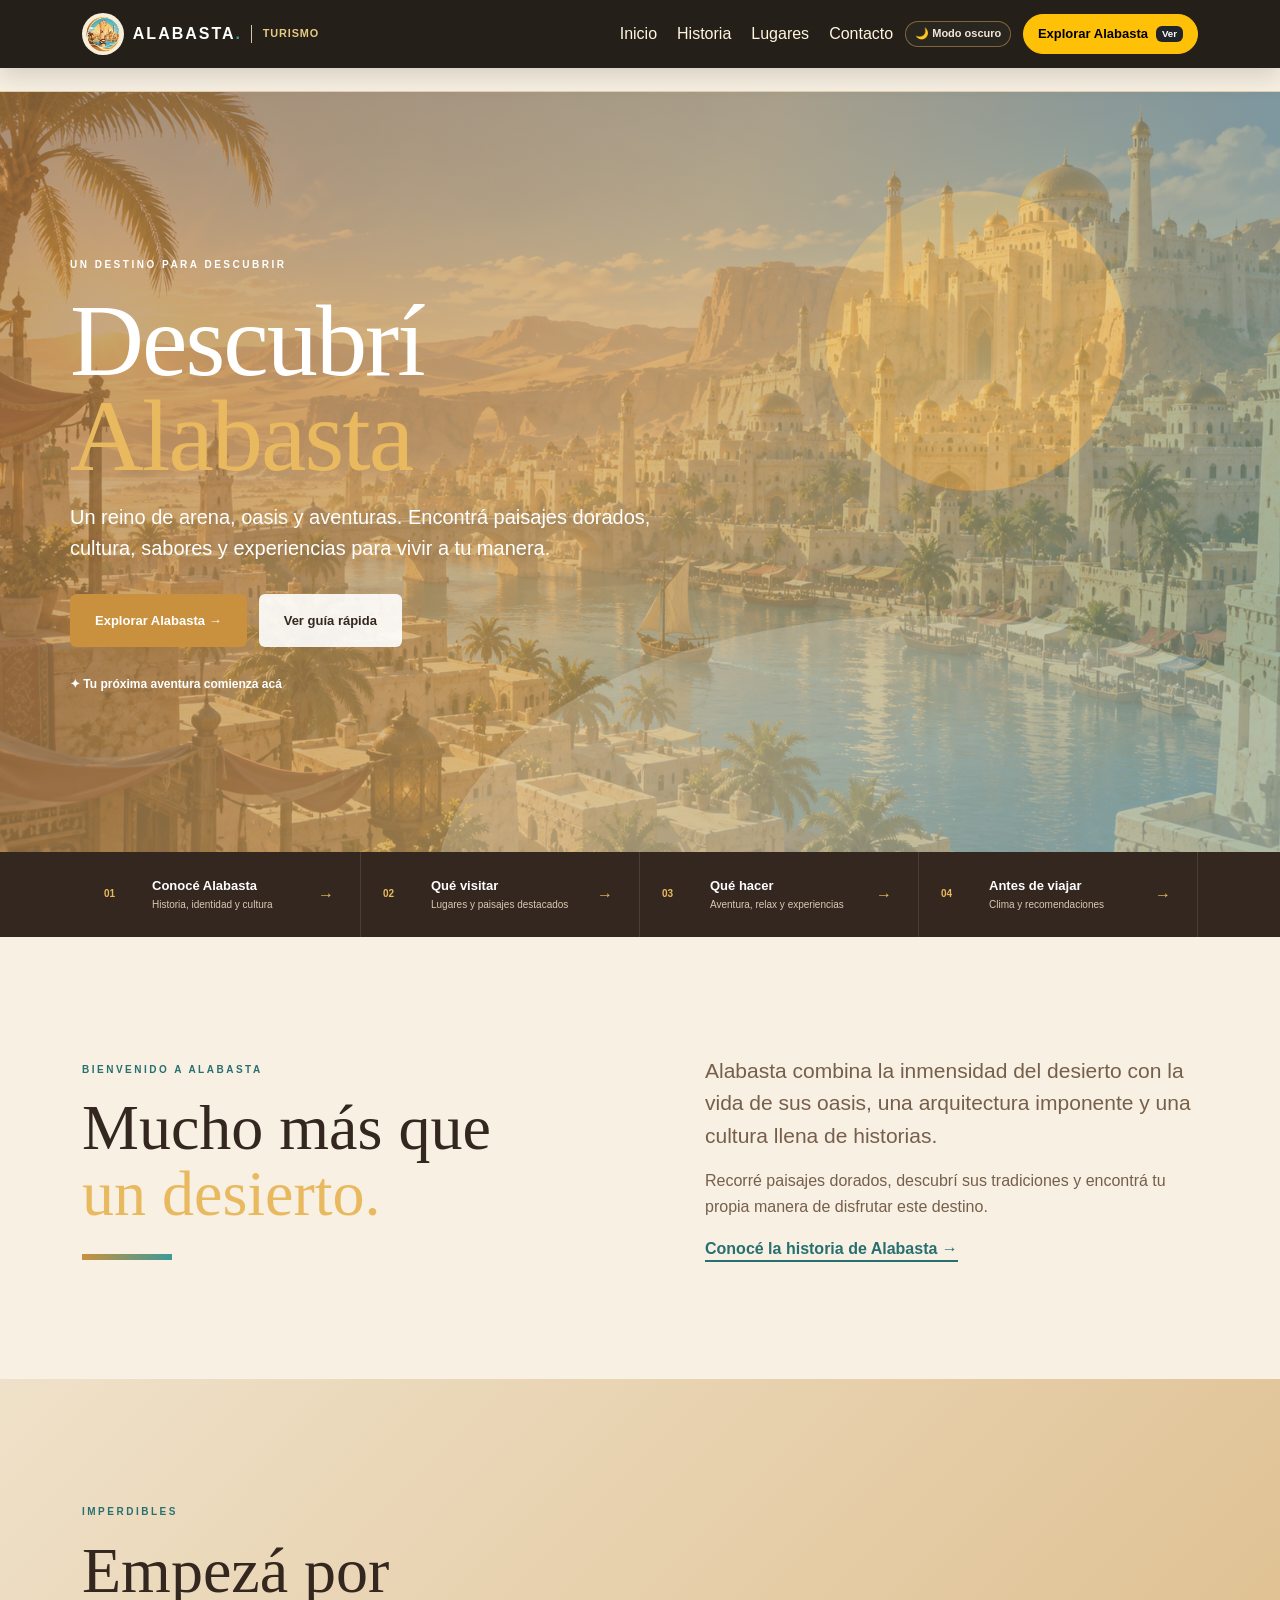
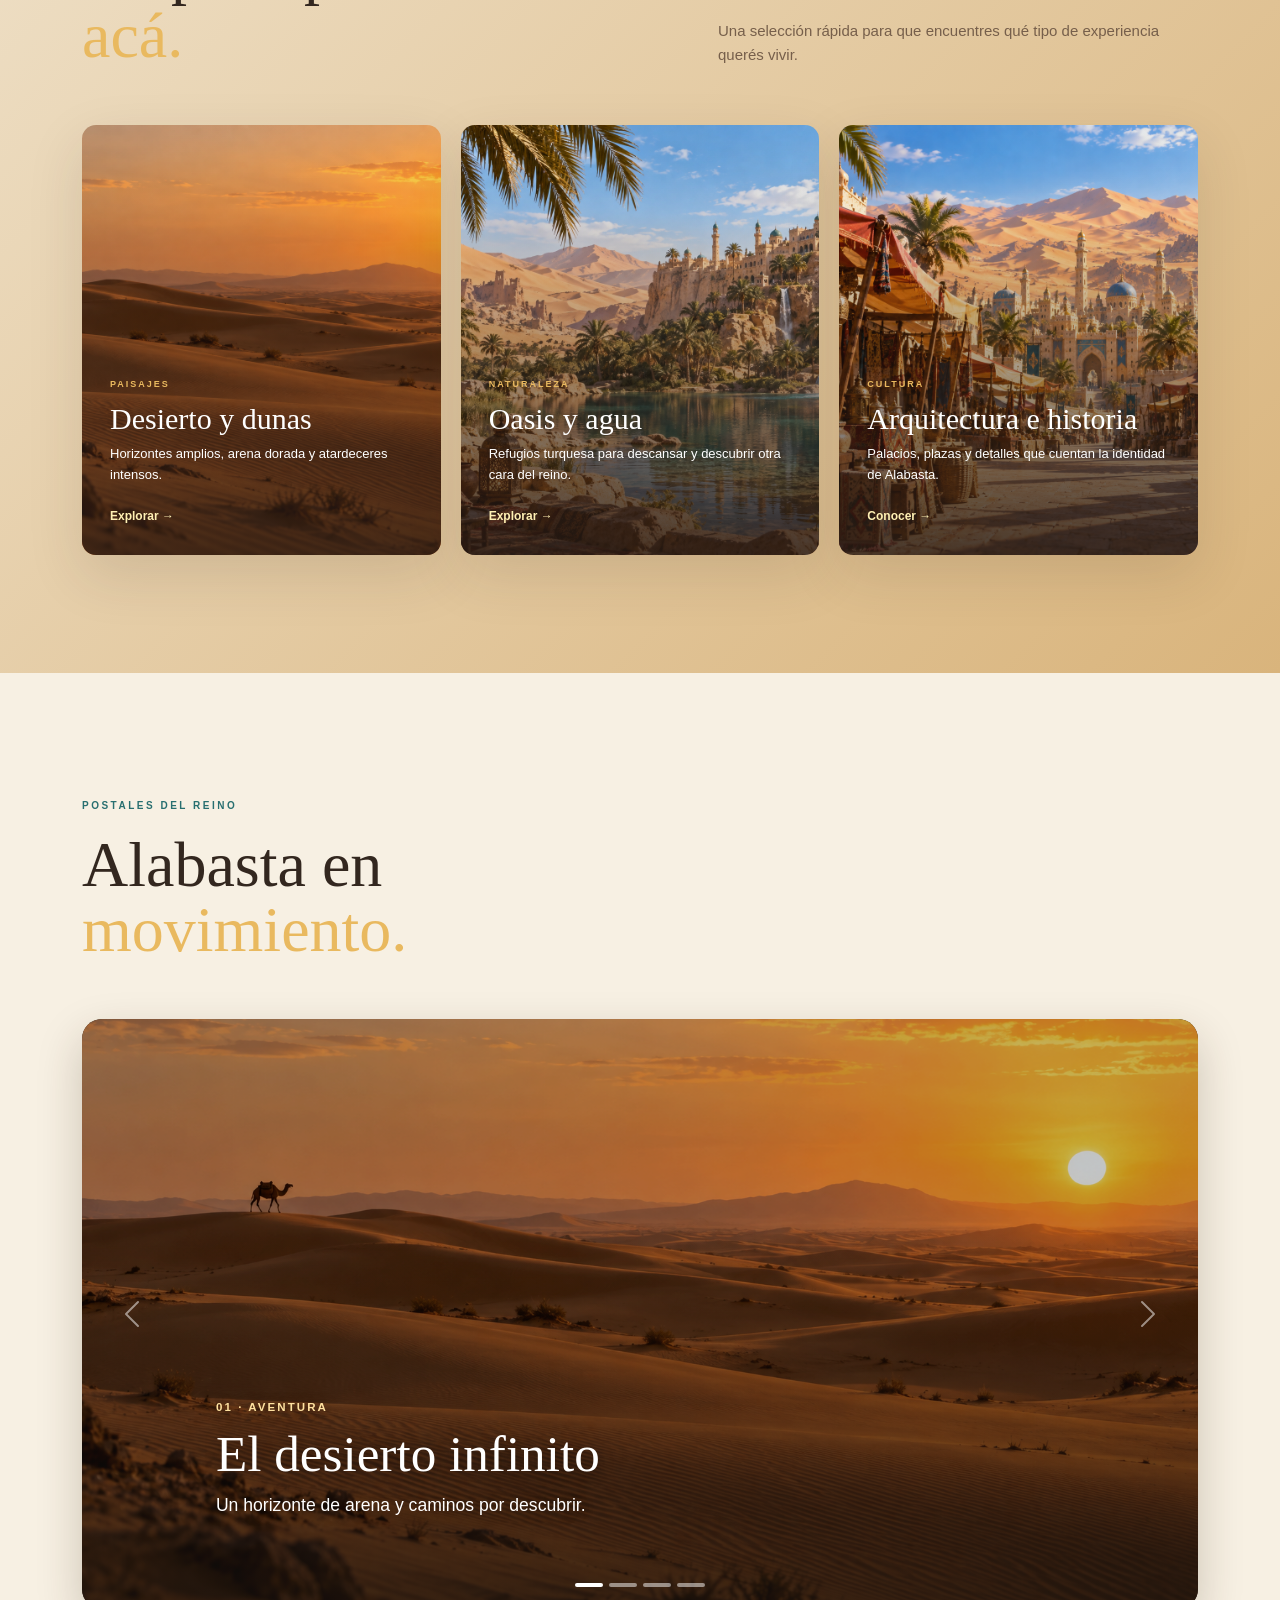
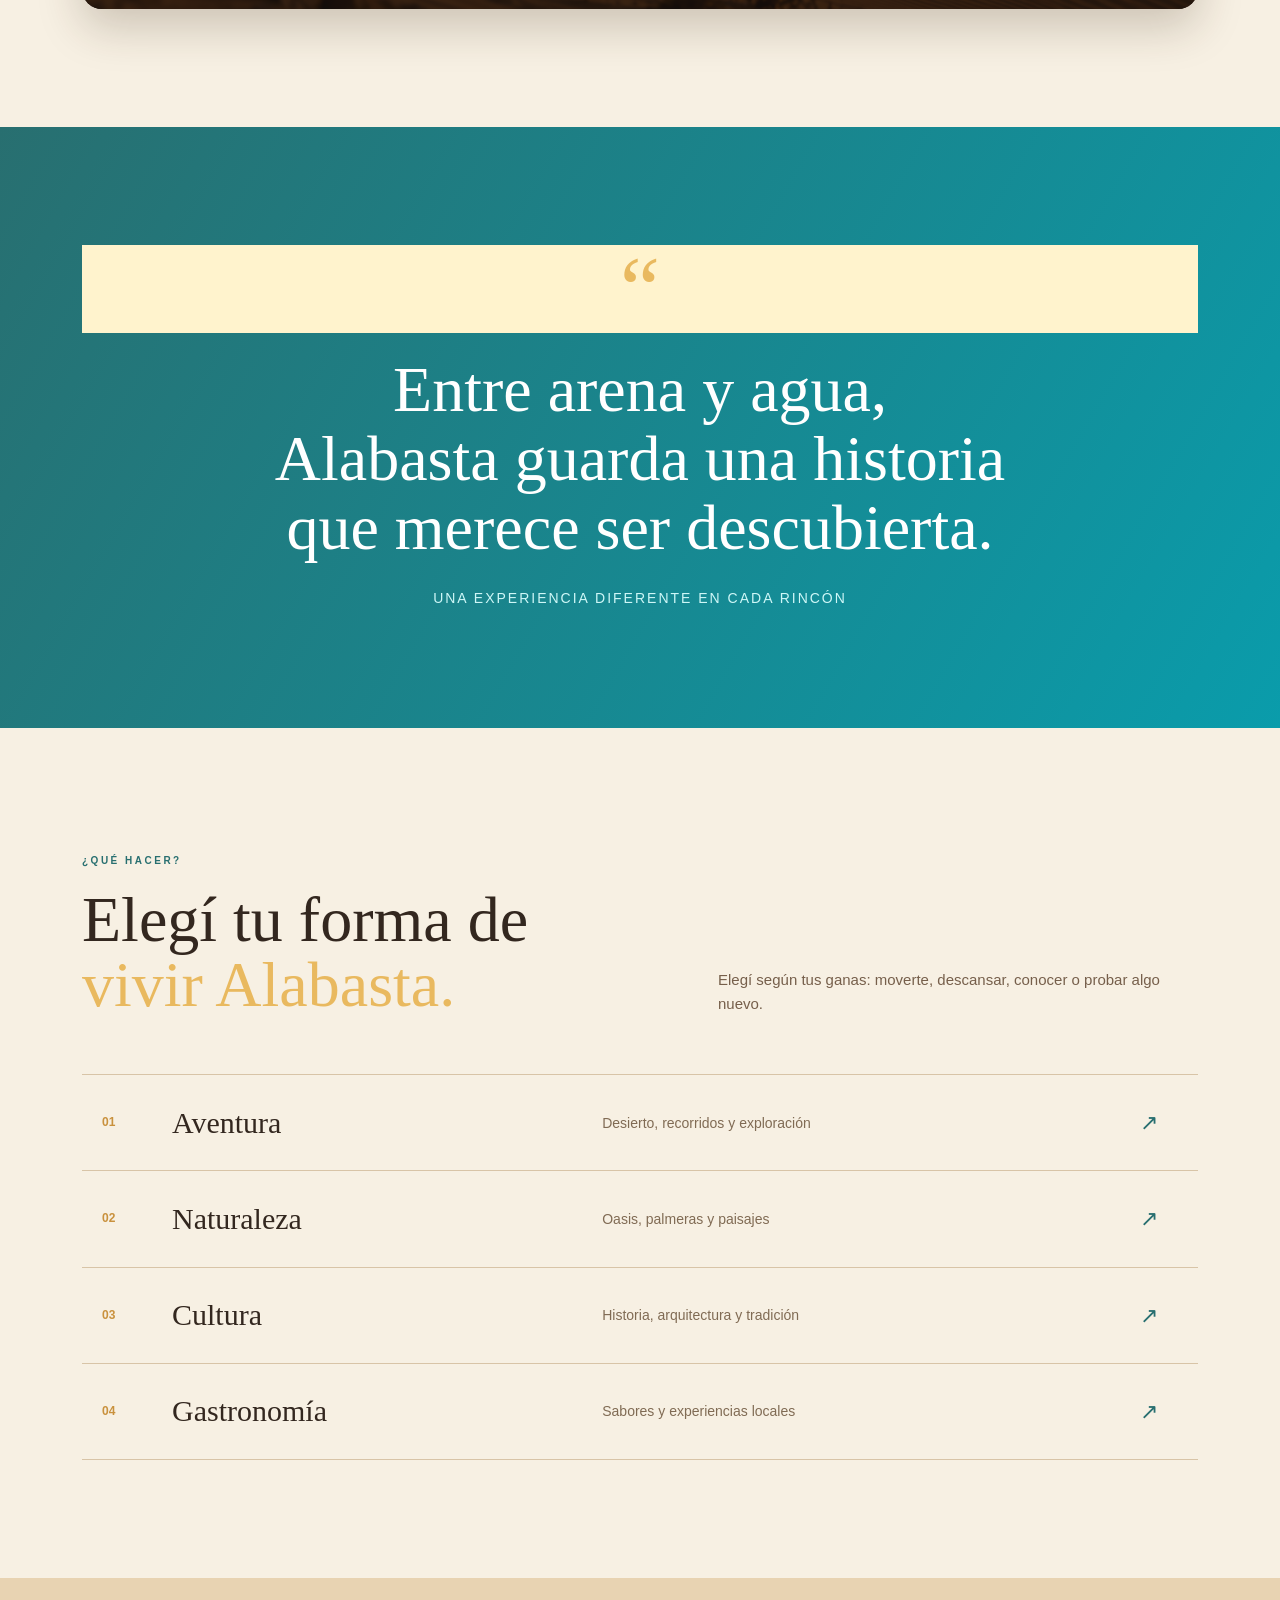
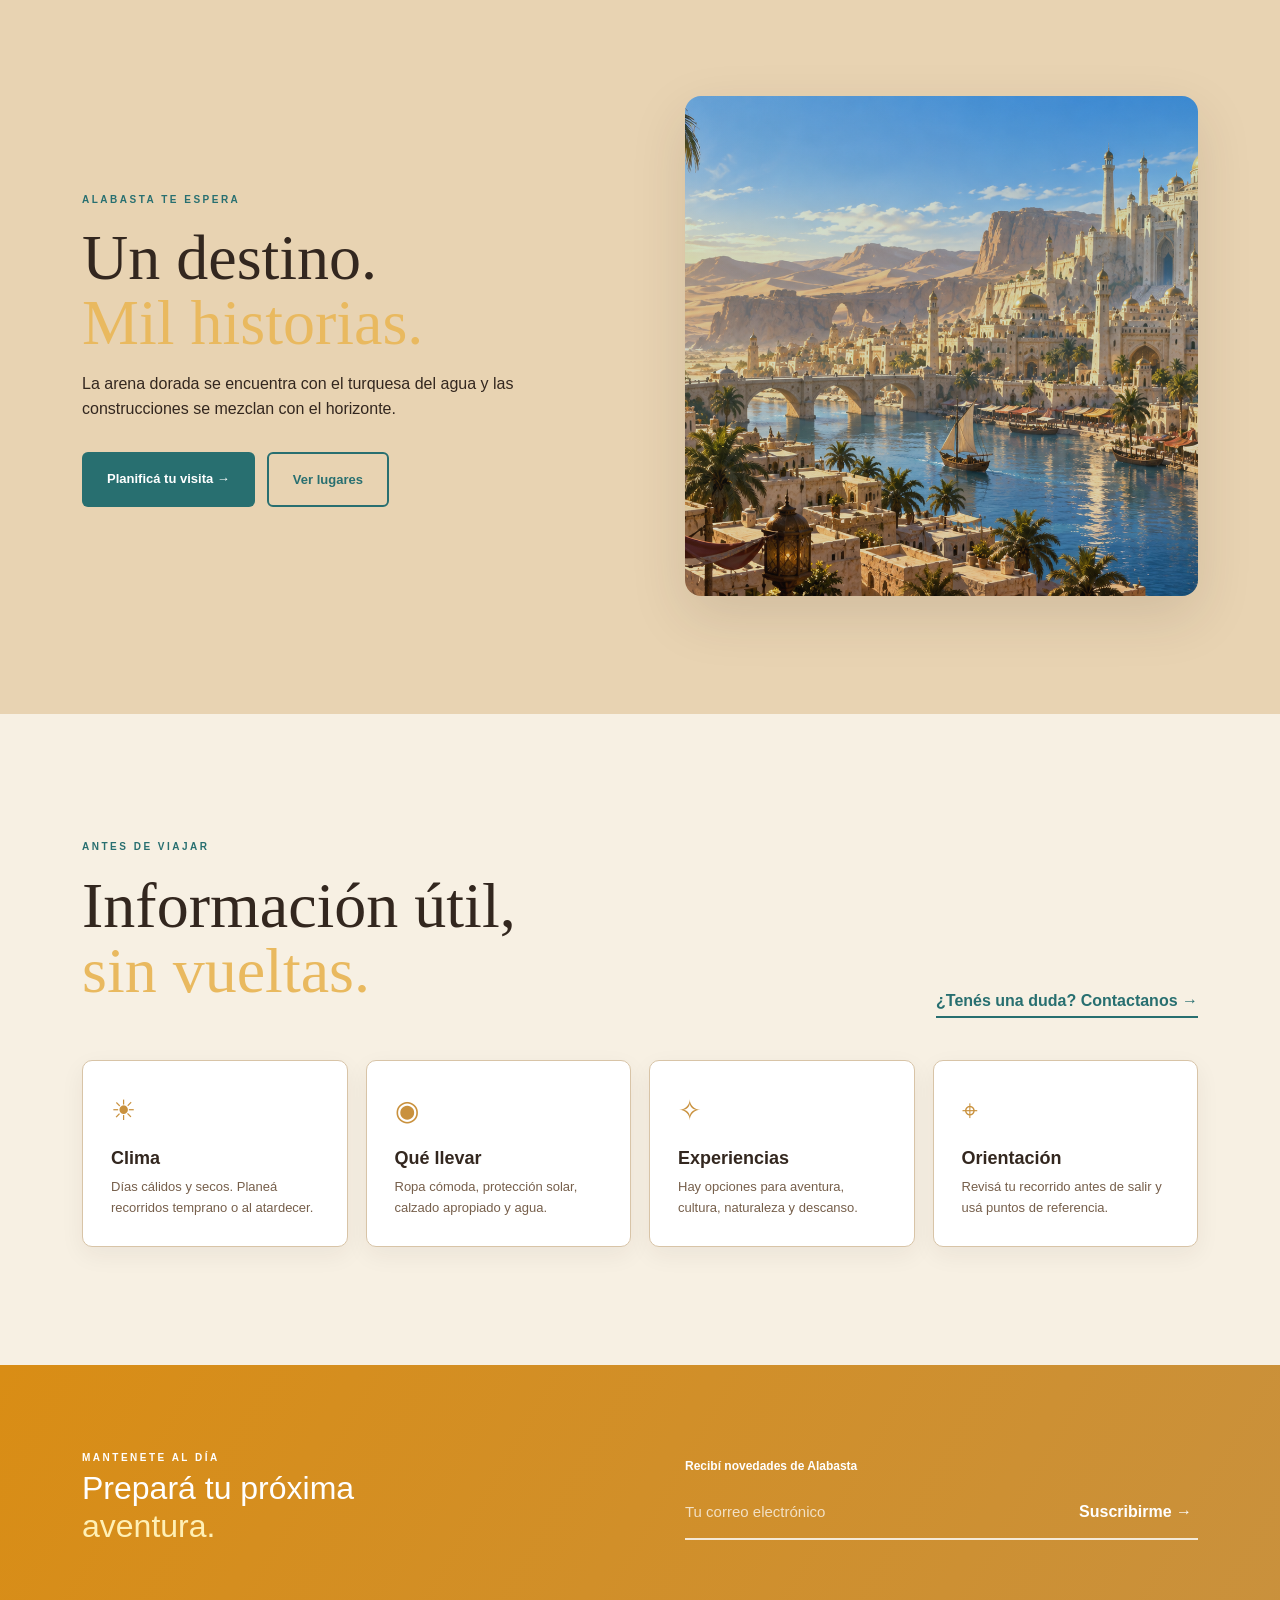
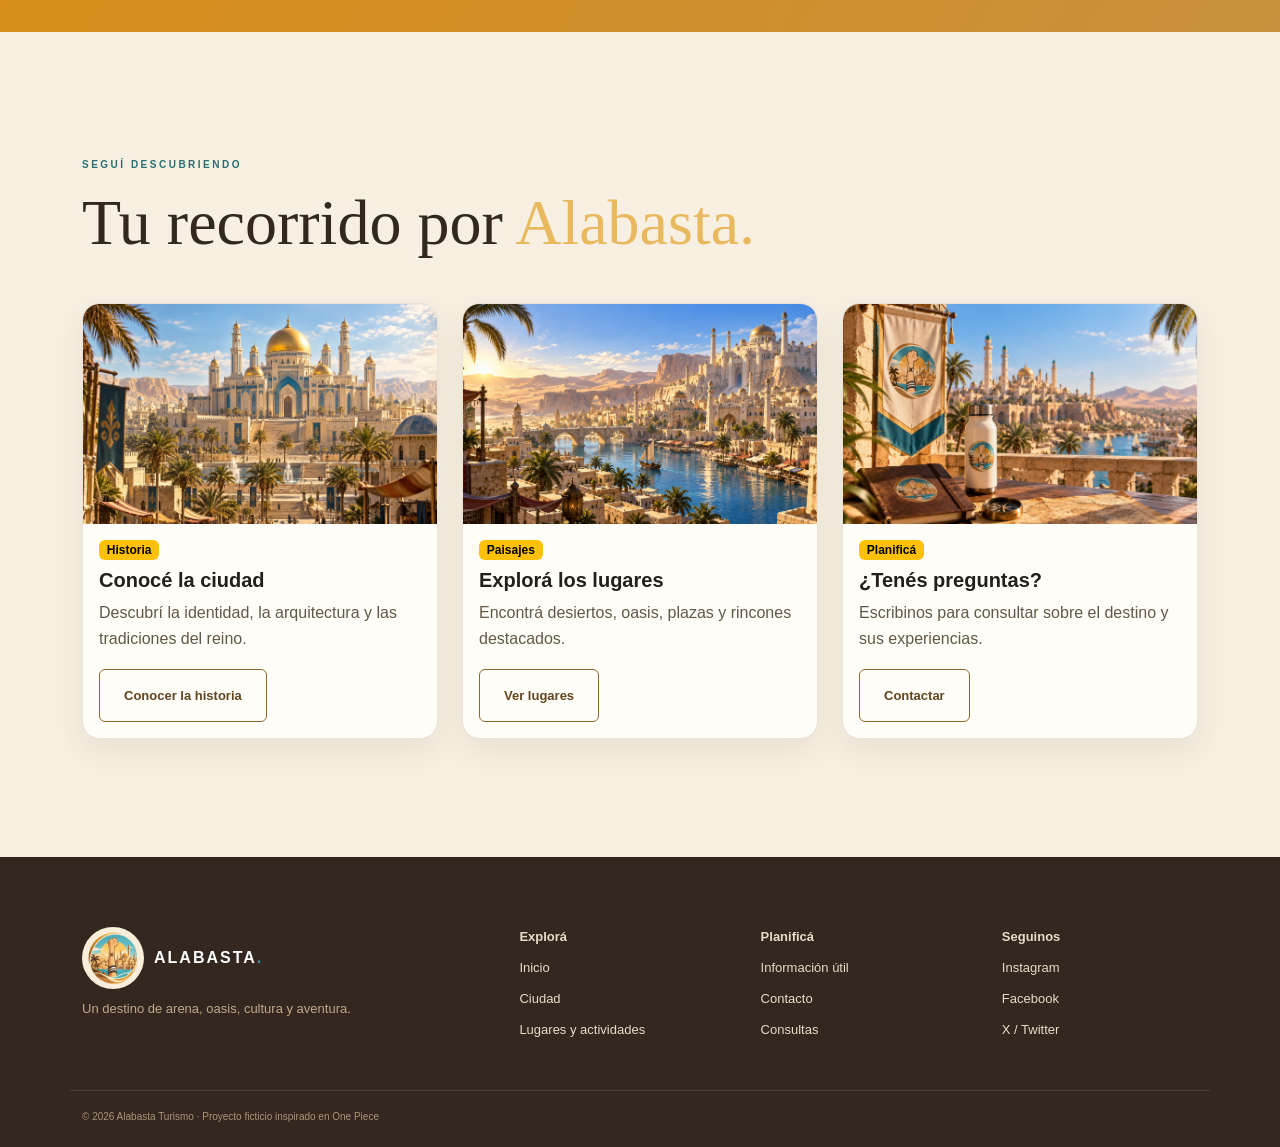
<file: index.html>
<!DOCTYPE html>
<html lang="es">

<head>
  <meta charset="UTF-8">
  <meta name="viewport" content="width=device-width,initial-scale=1.0">
  <meta name="description" content="Descubrí Alabasta: arena, oasis, cultura y aventura.">
  <title>Alabasta | Turismo</title>
  <link href="https://cdn.jsdelivr.net/npm/bootstrap@5.3.3/dist/css/bootstrap.min.css" rel="stylesheet">
  <link rel="stylesheet" href="css/style.css">
</head>

<body>
  <header class="header site-header">
    <nav class="navbar navbar-expand-lg navbar-dark alabasta-navbar">
      <div class="container">
        <a class="navbar-brand brand" href="index.html"><img src="imagenes/logo-alabasta.png"
            alt="Logo de Alabasta"><b>ALABASTA<span>.</span></b><small>Turismo</small></a>
        <button class="navbar-toggler" type="button" data-bs-toggle="collapse" data-bs-target="#mainNav"
          aria-controls="mainNav" aria-expanded="false" aria-label="Abrir menú de navegación"><span
            class="navbar-toggler-icon"></span></button>
        <div class="collapse navbar-collapse" id="mainNav">
          <ul class="navbar-nav ms-auto align-items-lg-center gap-lg-1">
            <li class="nav-item"><a class="nav-link" href="index.html">Inicio</a></li>
            <li class="nav-item"><a class="nav-link" href="ciudad.html">Historia</a></li>
            <li class="nav-item"><a class="nav-link" href="lugares.html">Lugares</a></li>
            <li class="nav-item"><a class="nav-link" href="contacto.html">Contacto</a></li>
            <li class="nav-item modo-item"><button id="btn-modo" class="modo-btn" type="button"
                aria-label="Activar modo oscuro">🌙 Oscuro</button></li>
            <li class="nav-item ms-lg-2"><a class="btn btn-warning btn-sm alabasta-nav-cta" href="lugares.html">Explorar
                Alabasta <span class="badge text-bg-dark ms-1">Ver</span></a></li>
          </ul>
        </div>
      </div>
    </nav>
  </header>
  <section class="hero">
    <div class="hero-media"></div>
    <div class="container hero-content"><span class="eyebrow hero-eyebrow">UN DESTINO PARA DESCUBRIR</span>
      <h1>Descubrí<br><em>Alabasta</em></h1>
      <p>Un reino de arena, oasis y aventuras. Encontrá paisajes dorados, cultura, sabores y experiencias para vivir a
        tu manera.</p>
      <div class="actions"><a class="btn gold" href="lugares.html">Explorar Alabasta →</a><a class="btn glass"
          href="#guia">Ver guía rápida</a></div><strong class="note">✦ Tu próxima aventura comienza acá</strong>
    </div>
  </section>
  <section class="quick-nav" id="guia">
    <div class="container quick-grid"><a href="ciudad.html"><span>01</span>
        <div><b>Conocé Alabasta</b><small>Historia, identidad y cultura</small></div><i>→</i>
      </a><a href="lugares.html"><span>02</span>
        <div><b>Qué visitar</b><small>Lugares y paisajes destacados</small></div><i>→</i>
      </a><a href="lugares.html#actividades"><span>03</span>
        <div><b>Qué hacer</b><small>Aventura, relax y experiencias</small></div><i>→</i>
      </a><a href="#info"><span>04</span>
        <div><b>Antes de viajar</b><small>Clima y recomendaciones</small></div><i>→</i>
      </a></div>
  </section>
  <section class="section intro">
    <div class="container two wide-gap">
      <div><span class="eyebrow">BIENVENIDO A ALABASTA</span>
        <h2>Mucho más que<br><em>un desierto.</em></h2>
        <div class="accent-line"></div>
      </div>
      <div>
        <p class="lead">Alabasta combina la inmensidad del desierto con la vida de sus oasis, una arquitectura imponente
          y una cultura llena de historias.</p>
        <p>Recorré paisajes dorados, descubrí sus tradiciones y encontrá tu propia manera de disfrutar este destino.</p>
        <a class="link" href="ciudad.html">Conocé la historia de Alabasta →</a>
      </div>
    </div>
  </section>
  <section class="section strong-sand">
    <div class="container">
      <div class="section-head">
        <div><span class="eyebrow">IMPERDIBLES</span>
          <h2>Empezá por<br><em>acá.</em></h2>
        </div>
        <p>Una selección rápida para que encuentres qué tipo de experiencia querés vivir.</p>
      </div>
      <div class="image-cards"><a class="image-card card-desierto" href="lugares.html">
          <div><span>PAISAJES</span>
            <h3>Desierto y dunas</h3>
            <p>Horizontes amplios, arena dorada y atardeceres intensos.</p><b>Explorar →</b>
          </div>
        </a><a class="image-card card-oasis" href="lugares.html">
          <div><span>NATURALEZA</span>
            <h3>Oasis y agua</h3>
            <p>Refugios turquesa para descansar y descubrir otra cara del reino.</p><b>Explorar →</b>
          </div>
        </a><a class="image-card card-cultura" href="ciudad.html">
          <div><span>CULTURA</span>
            <h3>Arquitectura e historia</h3>
            <p>Palacios, plazas y detalles que cuentan la identidad de Alabasta.</p><b>Conocer →</b>
          </div>
        </a></div>
    </div>
  </section>
  <section class="section alabasta-carousel-section" aria-labelledby="home-carousel-title">
    <div class="container">
      <div class="section-head">
        <div><span class="eyebrow">POSTALES DEL REINO</span>
          <h2 id="home-carousel-title">Alabasta en<br><em>movimiento.</em></h2>
        </div>
      </div>
      <div id="homePlacesCarousel" class="carousel slide carousel-fade alabasta-carousel" data-bs-ride="carousel"
        data-bs-interval="4500" data-bs-pause="hover">
        <div class="carousel-indicators"><button type="button" data-bs-target="#homePlacesCarousel" data-bs-slide-to="0"
            class="active" aria-current="true" aria-label="Paisaje del desierto"></button><button type="button"
            data-bs-target="#homePlacesCarousel" data-bs-slide-to="1" aria-label="Oasis"></button><button type="button"
            data-bs-target="#homePlacesCarousel" data-bs-slide-to="2" aria-label="Palacio real"></button><button
            type="button" data-bs-target="#homePlacesCarousel" data-bs-slide-to="3" aria-label="Río Sandora"></button>
        </div>
        <div class="carousel-inner">
          <div class="carousel-item active"><img src="imagenes/desierto-alabasta.jpg" class="d-block w-100"
              alt="Dunas doradas del desierto de Alabasta">
            <div class="carousel-caption"><span>01 · AVENTURA</span>
              <h3>El desierto infinito</h3>
              <p>Un horizonte de arena y caminos por descubrir.</p>
            </div>
          </div>
          <div class="carousel-item"><img src="imagenes/oasis.jpg" class="d-block w-100"
              alt="Oasis rodeado de vegetación en Alabasta">
            <div class="carousel-caption"><span>02 · NATURALEZA</span>
              <h3>Un refugio entre las dunas</h3>
              <p>Agua, sombra y tranquilidad en medio del desierto.</p>
            </div>
          </div>
          <div class="carousel-item"><img src="imagenes/palacio-real.jpg" class="d-block w-100"
              alt="Palacio Real de Alabasta">
            <div class="carousel-caption"><span>03 · CULTURA</span>
              <h3>La historia del reino</h3>
              <p>Arquitectura y tradición en el corazón de Alabasta.</p>
            </div>
          </div>
          <div class="carousel-item"><img src="imagenes/rio-sandora.jpg" class="d-block w-100"
              alt="Río Sandora entre las rocas del desierto">
            <div class="carousel-caption"><span>04 · PAISAJES</span>
              <h3>El río Sandora</h3>
              <p>Un contraste de agua y piedra en tierras áridas.</p>
            </div>
          </div>
        </div>
        <button class="carousel-control-prev" type="button" data-bs-target="#homePlacesCarousel" data-bs-slide="prev"
          aria-label="Imagen anterior"><span class="carousel-control-prev-icon"
            aria-hidden="true"></span></button><button class="carousel-control-next" type="button"
          data-bs-target="#homePlacesCarousel" data-bs-slide="next" aria-label="Imagen siguiente"><span
            class="carousel-control-next-icon" aria-hidden="true"></span></button>
      </div>
    </div>
  </section>
  <section class="quote">
    <div class="container">
      <div class="mark">“</div>
      <blockquote>Entre arena y agua,<br>Alabasta guarda una historia<br>que merece ser descubierta.</blockquote>
      <small>UNA EXPERIENCIA DIFERENTE EN CADA RINCÓN</small>
    </div>
  </section>
  <section class="section" id="actividades">
    <div class="container">
      <div class="section-head">
        <div><span class="eyebrow">¿QUÉ HACER?</span>
          <h2>Elegí tu forma de<br><em>vivir Alabasta.</em></h2>
        </div>
        <p>Elegí según tus ganas: moverte, descansar, conocer o probar algo nuevo.</p>
      </div>
      <div class="activities"><a href="lugares.html"><b>01</b><strong>Aventura</strong><small>Desierto, recorridos y
            exploración</small><i>↗</i></a><a href="lugares.html"><b>02</b><strong>Naturaleza</strong><small>Oasis,
            palmeras y paisajes</small><i>↗</i></a><a
          href="lugares.html"><b>03</b><strong>Cultura</strong><small>Historia, arquitectura y
            tradición</small><i>↗</i></a><a href="lugares.html"><b>04</b><strong>Gastronomía</strong><small>Sabores y
            experiencias locales</small><i>↗</i></a></div>
    </div>
  </section>
  <section class="discover">
    <div class="container two discover-grid">
      <div><span class="eyebrow">ALABASTA TE ESPERA</span>
        <h2>Un destino.<br><em>Mil historias.</em></h2>
        <p>La arena dorada se encuentra con el turquesa del agua y las construcciones se mezclan con el horizonte.</p>
        <div class="actions"><a class="btn dark" href="contacto.html">Planificá tu visita →</a><a
            class="btn outline-dark" href="lugares.html">Ver lugares</a></div>
      </div>
      <div class="feature-photo" role="img" aria-label="Vista destacada de Alabasta"></div>
    </div>
  </section>
  <section class="section info-section" id="info">
    <div class="container">
      <div class="section-head">
        <div><span class="eyebrow">ANTES DE VIAJAR</span>
          <h2>Información útil,<br><em>sin vueltas.</em></h2>
        </div><a class="link" href="contacto.html">¿Tenés una duda? Contactanos →</a>
      </div>
      <div class="info">
        <div><span>☀</span><b>Clima</b>
          <p>Días cálidos y secos. Planeá recorridos temprano o al atardecer.</p>
        </div>
        <div><span>◉</span><b>Qué llevar</b>
          <p>Ropa cómoda, protección solar, calzado apropiado y agua.</p>
        </div>
        <div><span>✧</span><b>Experiencias</b>
          <p>Hay opciones para aventura, cultura, naturaleza y descanso.</p>
        </div>
        <div><span>⌖</span><b>Orientación</b>
          <p>Revisá tu recorrido antes de salir y usá puntos de referencia.</p>
        </div>
      </div>
    </div>
  </section>
  <section class="newsletter">
    <div class="container two newsletter-grid">
      <div><span class="eyebrow white">MANTENETE AL DÍA</span>
        <h2>Prepará tu próxima<br><em>aventura.</em></h2>
      </div>
      <form id="newsletterForm"><span>Recibí novedades de Alabasta</span>
        <div class="subscribe-row"><input type="email" placeholder="Tu correo electrónico" required><button>Suscribirme
            →</button></div>
      </form>
    </div>
  </section>
  <section class="section bootstrap-explore" aria-labelledby="explore-title">
    <div class="container">
      <div class="section-head">
        <div><span class="eyebrow">SEGUÍ DESCUBRIENDO</span>
          <h2 id="explore-title">Tu recorrido por <em>Alabasta.</em></h2>
        </div>
      </div>
      <div class="row g-4">
        <div class="col-12 col-md-6 col-lg-4">
          <article class="card h-100 bootstrap-card"><img src="imagenes/ciudad-hero.jpg" class="card-img-top"
              alt="Arquitectura y construcciones de la ciudad de Alabasta">
            <div class="card-body d-flex flex-column"><span
                class="badge text-bg-warning align-self-start mb-2">Historia</span>
              <h3 class="card-title h5">Conocé la ciudad</h3>
              <p class="card-text">Descubrí la identidad, la arquitectura y las tradiciones del reino.</p><a
                class="btn btn-outline-dark mt-auto align-self-start" href="ciudad.html">Conocer la historia</a>
            </div>
          </article>
        </div>
        <div class="col-12 col-md-6 col-lg-4">
          <article class="card h-100 bootstrap-card"><img src="imagenes/lugares-hero.jpg" class="card-img-top"
              alt="Paisaje desértico de Alabasta para explorar">
            <div class="card-body d-flex flex-column"><span
                class="badge text-bg-warning align-self-start mb-2">Paisajes</span>
              <h3 class="card-title h5">Explorá los lugares</h3>
              <p class="card-text">Encontrá desiertos, oasis, plazas y rincones destacados.</p><a
                class="btn btn-outline-dark mt-auto align-self-start" href="lugares.html">Ver lugares</a>
            </div>
          </article>
        </div>
        <div class="col-12 col-md-6 col-lg-4">
          <article class="card h-100 bootstrap-card"><img src="imagenes/contacto-hero.jpg" class="card-img-top"
              alt="Vista turística de Alabasta">
            <div class="card-body d-flex flex-column"><span
                class="badge text-bg-warning align-self-start mb-2">Planificá</span>
              <h3 class="card-title h5">¿Tenés preguntas?</h3>
              <p class="card-text">Escribinos para consultar sobre el destino y sus experiencias.</p><a
                class="btn btn-outline-dark mt-auto align-self-start" href="contacto.html">Contactar</a>
            </div>
          </article>
        </div>
      </div>
    </div>
  </section>
  <footer>
    <div class="container footer-grid">
      <div><a class="brand footer-brand" href="index.html"><img src="imagenes/logo-alabasta.png"
            alt="Logo de Alabasta"><b>ALABASTA<span>.</span></b></a>
        <p>Un destino de arena, oasis, cultura y aventura.</p>
      </div>
      <div><b>Explorá</b><a href="index.html">Inicio</a><a href="ciudad.html">Ciudad</a><a href="lugares.html">Lugares y
          actividades</a></div>
      <div><b>Planificá</b><a href="index.html#info">Información útil</a><a href="contacto.html">Contacto</a><a
          href="contacto.html">Consultas</a></div>
      <div><b>Seguinos</b><a href="#">Instagram</a><a href="#">Facebook</a><a href="#">X / Twitter</a></div>
    </div>
    <div class="container bottom">© 2026 Alabasta Turismo · Proyecto ficticio inspirado en One Piece</div>
  </footer><button id="topBtn">↑</button>
  <div id="toast"></div>
  <script src="https://cdn.jsdelivr.net/npm/bootstrap@5.3.3/dist/js/bootstrap.bundle.min.js"></script>
  <script src="js/main.js"></script>
</body>

</html>


</html>
</file>
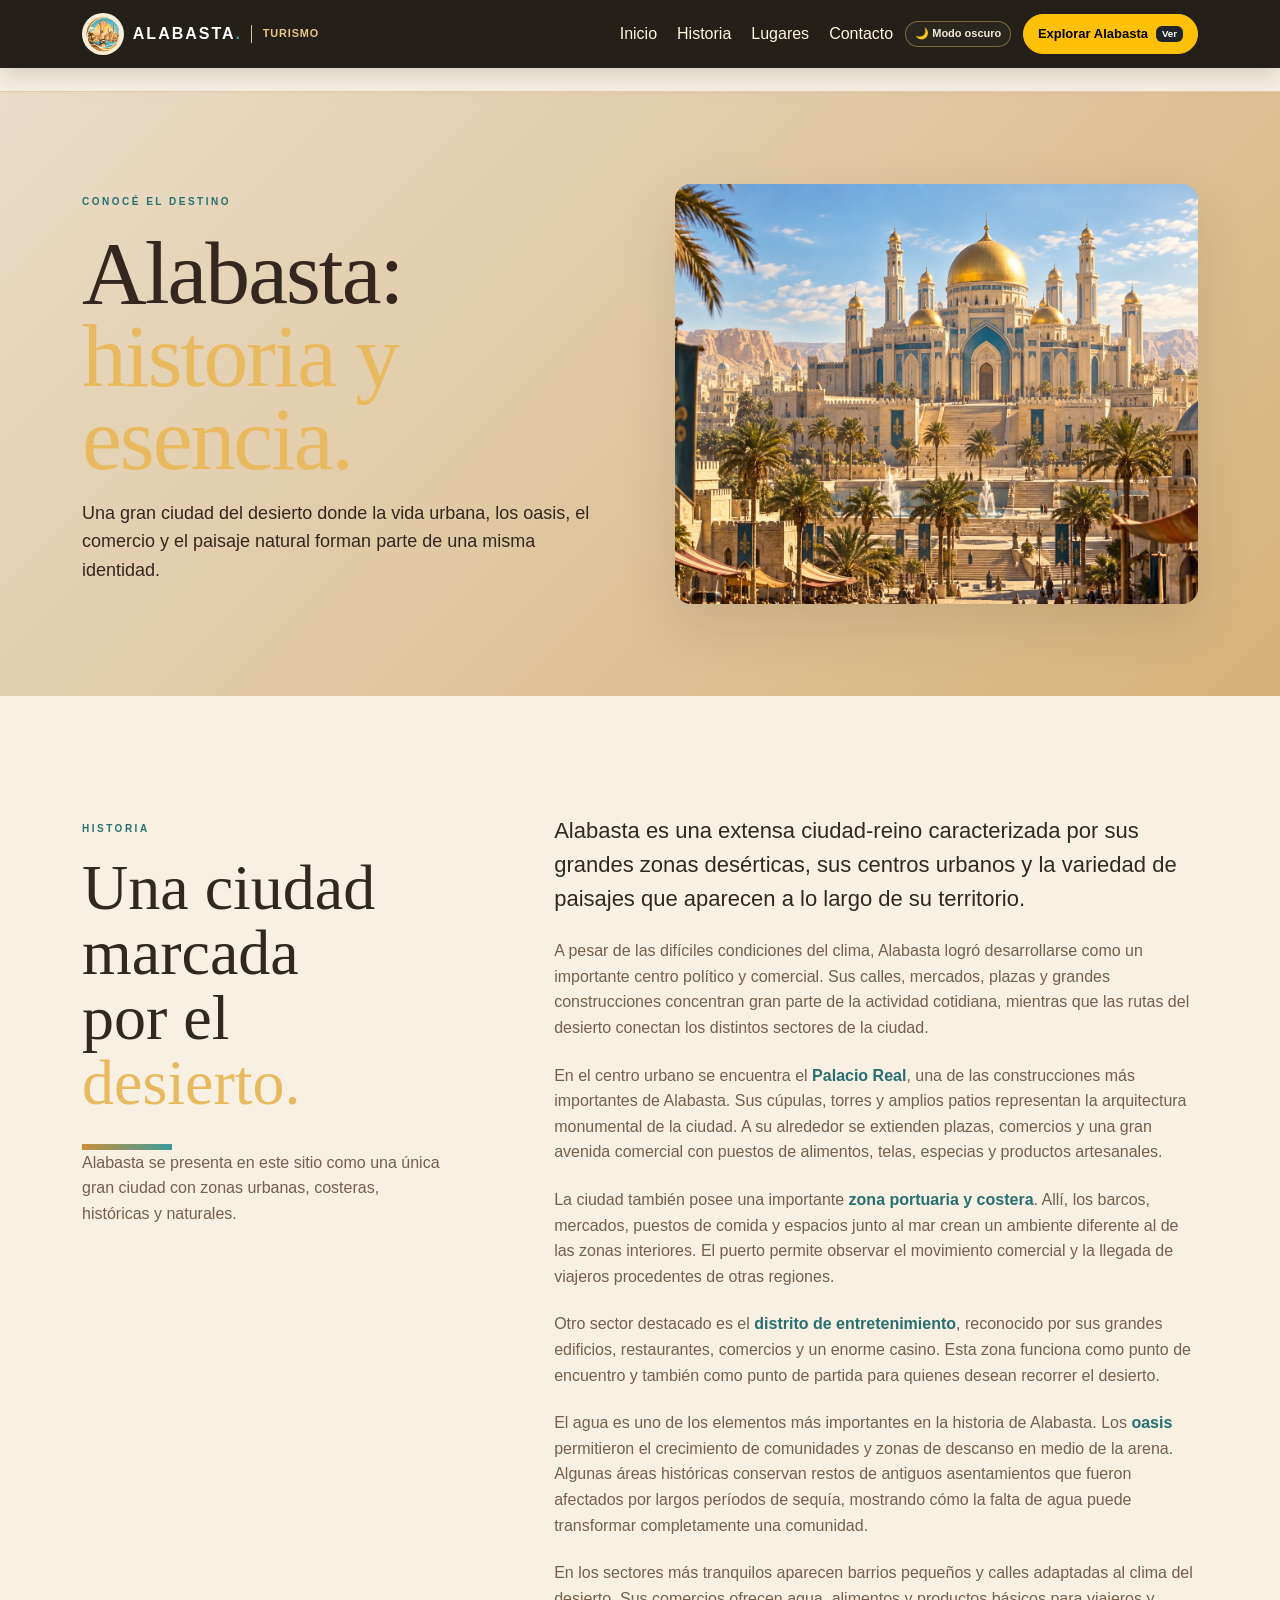
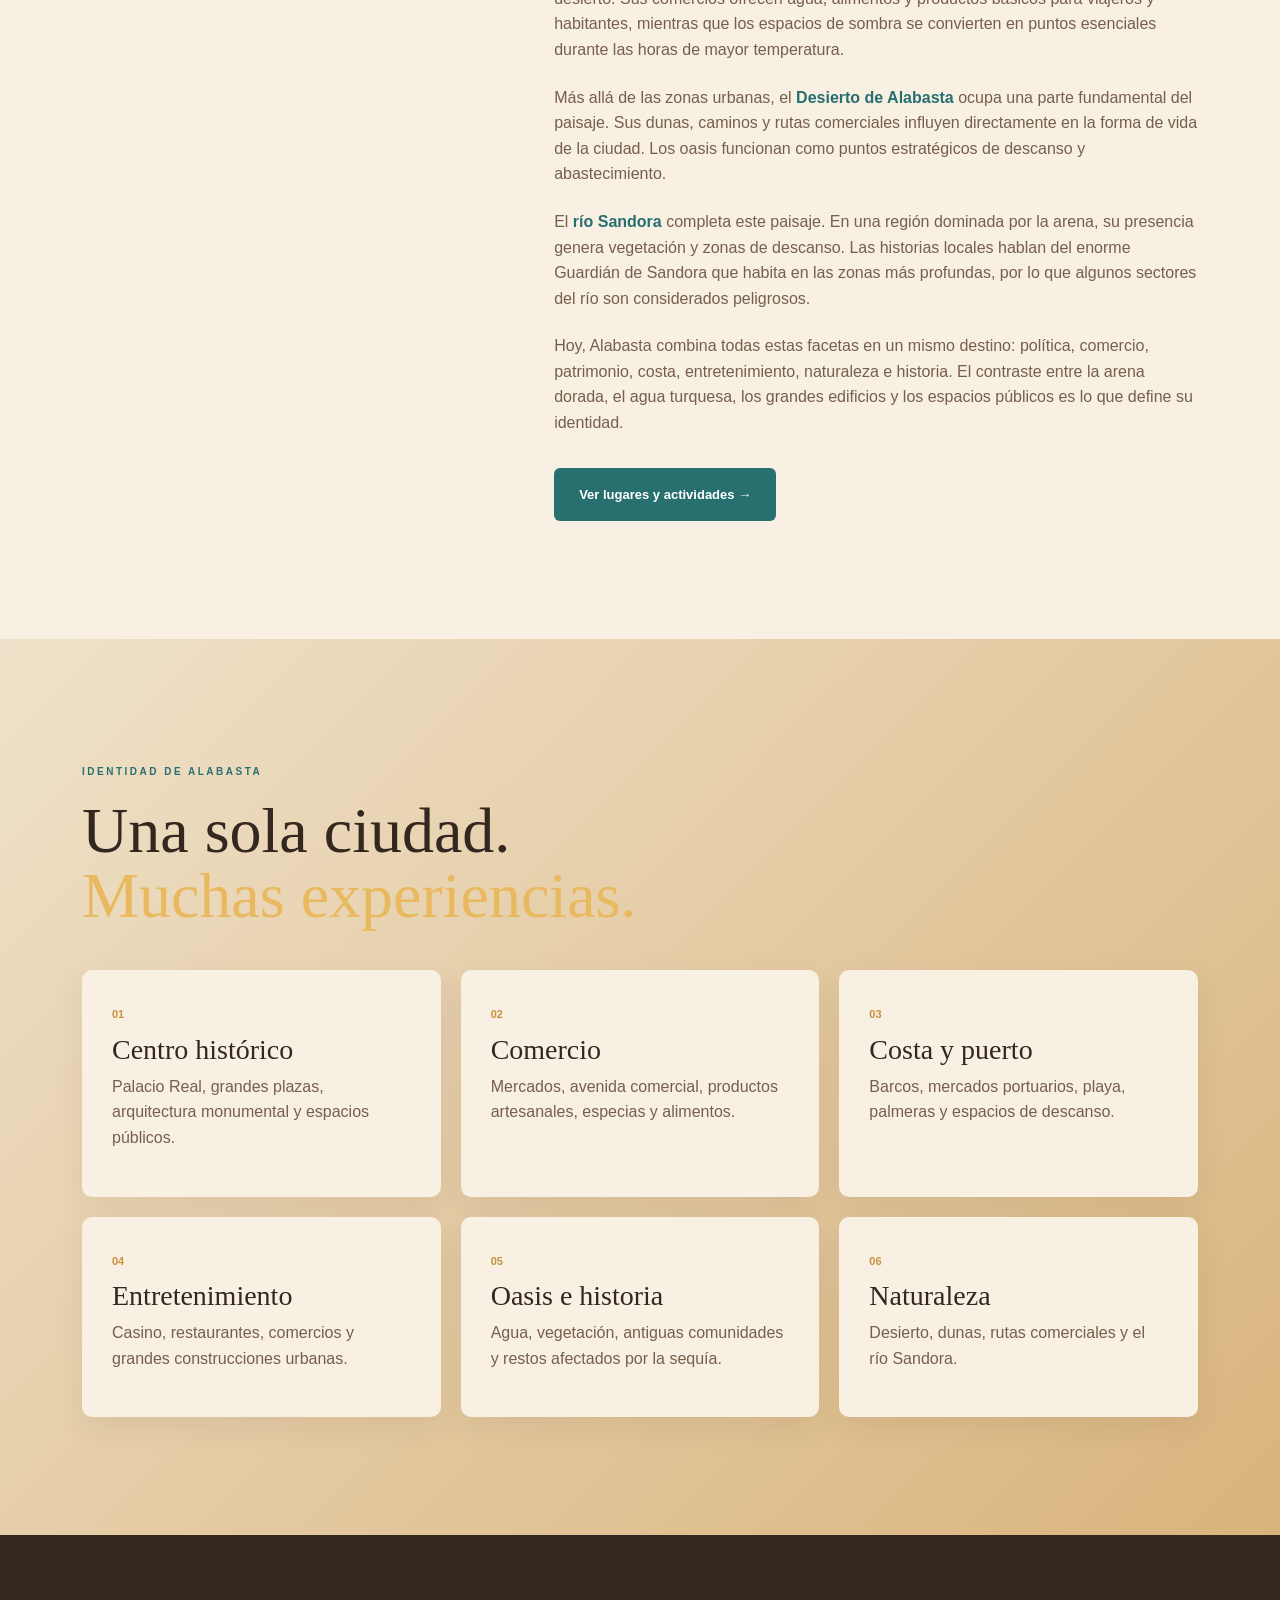
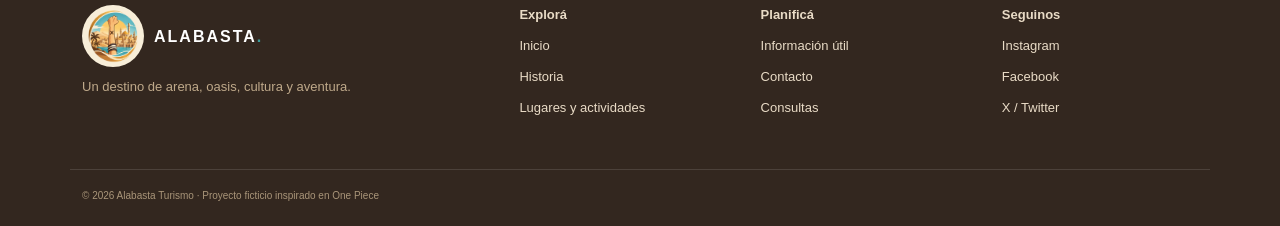
<file: ciudad.html>
<!DOCTYPE html>
<html lang="es">

<head>
  <meta charset="UTF-8">
  <meta name="viewport" content="width=device-width,initial-scale=1.0">
  <title>Alabasta | Historia</title>
  <link href="https://cdn.jsdelivr.net/npm/bootstrap@5.3.3/dist/css/bootstrap.min.css" rel="stylesheet">
  <link rel="stylesheet" href="css/style.css">
</head>

<body>
  <header class="header site-header">
    <nav class="navbar navbar-expand-lg navbar-dark alabasta-navbar">
      <div class="container">
        <a class="navbar-brand brand" href="index.html"><img src="imagenes/logo-alabasta.png"
            alt="Logo de Alabasta"><b>ALABASTA<span>.</span></b><small>Turismo</small></a>
        <button class="navbar-toggler" type="button" data-bs-toggle="collapse" data-bs-target="#mainNav"
          aria-controls="mainNav" aria-expanded="false" aria-label="Abrir menú de navegación"><span
            class="navbar-toggler-icon"></span></button>
        <div class="collapse navbar-collapse" id="mainNav">
          <ul class="navbar-nav ms-auto align-items-lg-center gap-lg-1">
            <li class="nav-item"><a class="nav-link" href="index.html">Inicio</a></li>
            <li class="nav-item"><a class="nav-link" href="ciudad.html">Historia</a></li>
            <li class="nav-item"><a class="nav-link" href="lugares.html">Lugares</a></li>
            <li class="nav-item"><a class="nav-link" href="contacto.html">Contacto</a></li>
            <li class="nav-item modo-item"><button id="btn-modo" class="modo-btn" type="button"
                aria-label="Activar modo oscuro">🌙 Oscuro</button></li>
            <li class="nav-item ms-lg-2"><a class="btn btn-warning btn-sm alabasta-nav-cta" href="lugares.html">Explorar
                Alabasta <span class="badge text-bg-dark ms-1">Ver</span></a></li>
          </ul>
        </div>
      </div>
    </nav>
  </header>

  <section class="page page-city">
    <div class="container page-grid">
      <div><span class="eyebrow">CONOCÉ EL DESTINO</span>
        <h1>Alabasta:<br><em>historia y esencia.</em></h1>
        <p>Una gran ciudad del desierto donde la vida urbana, los oasis, el comercio y el paisaje natural forman parte
          de una misma identidad.</p>
      </div>
      <div class="page-photo city-photo" role="img" aria-label="Vista de la ciudad de Alabasta"></div>
    </div>
  </section>

  <section class="section history-story">
    <div class="container history-layout">
      <aside class="history-index">
        <span class="eyebrow">HISTORIA</span>
        <h2>Una ciudad marcada<br>por el <em>desierto.</em></h2>
        <div class="accent-line"></div>
        <p>Alabasta se presenta en este sitio como una única gran ciudad con zonas urbanas, costeras, históricas y
          naturales.</p>
      </aside>
      <div class="history-copy">
        <p class="lead">Alabasta es una extensa ciudad-reino caracterizada por sus grandes zonas desérticas, sus centros
          urbanos y la variedad de paisajes que aparecen a lo largo de su territorio.</p>
        <p>A pesar de las difíciles condiciones del clima, Alabasta logró desarrollarse como un importante centro
          político y comercial. Sus calles, mercados, plazas y grandes construcciones concentran gran parte de la
          actividad cotidiana, mientras que las rutas del desierto conectan los distintos sectores de la ciudad.</p>
        <p>En el centro urbano se encuentra el <strong>Palacio Real</strong>, una de las construcciones más importantes
          de Alabasta. Sus cúpulas, torres y amplios patios representan la arquitectura monumental de la ciudad. A su
          alrededor se extienden plazas, comercios y una gran avenida comercial con puestos de alimentos, telas,
          especias y productos artesanales.</p>
        <p>La ciudad también posee una importante <strong>zona portuaria y costera</strong>. Allí, los barcos, mercados,
          puestos de comida y espacios junto al mar crean un ambiente diferente al de las zonas interiores. El puerto
          permite observar el movimiento comercial y la llegada de viajeros procedentes de otras regiones.</p>
        <p>Otro sector destacado es el <strong>distrito de entretenimiento</strong>, reconocido por sus grandes
          edificios, restaurantes, comercios y un enorme casino. Esta zona funciona como punto de encuentro y también
          como punto de partida para quienes desean recorrer el desierto.</p>
        <p>El agua es uno de los elementos más importantes en la historia de Alabasta. Los <strong>oasis</strong>
          permitieron el crecimiento de comunidades y zonas de descanso en medio de la arena. Algunas áreas históricas
          conservan restos de antiguos asentamientos que fueron afectados por largos períodos de sequía, mostrando cómo
          la falta de agua puede transformar completamente una comunidad.</p>
        <p>En los sectores más tranquilos aparecen barrios pequeños y calles adaptadas al clima del desierto. Sus
          comercios ofrecen agua, alimentos y productos básicos para viajeros y habitantes, mientras que los espacios de
          sombra se convierten en puntos esenciales durante las horas de mayor temperatura.</p>
        <p>Más allá de las zonas urbanas, el <strong>Desierto de Alabasta</strong> ocupa una parte fundamental del
          paisaje. Sus dunas, caminos y rutas comerciales influyen directamente en la forma de vida de la ciudad. Los
          oasis funcionan como puntos estratégicos de descanso y abastecimiento.</p>
        <p>El <strong>río Sandora</strong> completa este paisaje. En una región dominada por la arena, su presencia
          genera vegetación y zonas de descanso. Las historias locales hablan del enorme Guardián de Sandora que habita
          en las zonas más profundas, por lo que algunos sectores del río son considerados peligrosos.</p>
        <p>Hoy, Alabasta combina todas estas facetas en un mismo destino: política, comercio, patrimonio, costa,
          entretenimiento, naturaleza e historia. El contraste entre la arena dorada, el agua turquesa, los grandes
          edificios y los espacios públicos es lo que define su identidad.</p>
        <a class="btn dark" href="lugares.html">Ver lugares y actividades →</a>
      </div>
    </div>
  </section>

  <section class="section strong-sand">
    <div class="container">
      <span class="eyebrow">IDENTIDAD DE ALABASTA</span>
      <h2>Una sola ciudad.<br><em>Muchas experiencias.</em></h2>
      <div class="topic-grid identity-grid">
        <article><b>01</b>
          <h3>Centro histórico</h3>
          <p>Palacio Real, grandes plazas, arquitectura monumental y espacios públicos.</p>
        </article>
        <article><b>02</b>
          <h3>Comercio</h3>
          <p>Mercados, avenida comercial, productos artesanales, especias y alimentos.</p>
        </article>
        <article><b>03</b>
          <h3>Costa y puerto</h3>
          <p>Barcos, mercados portuarios, playa, palmeras y espacios de descanso.</p>
        </article>
        <article><b>04</b>
          <h3>Entretenimiento</h3>
          <p>Casino, restaurantes, comercios y grandes construcciones urbanas.</p>
        </article>
        <article><b>05</b>
          <h3>Oasis e historia</h3>
          <p>Agua, vegetación, antiguas comunidades y restos afectados por la sequía.</p>
        </article>
        <article><b>06</b>
          <h3>Naturaleza</h3>
          <p>Desierto, dunas, rutas comerciales y el río Sandora.</p>
        </article>
      </div>
    </div>
  </section>

  <footer>
    <div class="container footer-grid">
      <div><a class="brand footer-brand" href="index.html"><img src="imagenes/logo-alabasta.png"
            alt="Logo de Alabasta"><b>ALABASTA<span>.</span></b></a>
        <p>Un destino de arena, oasis, cultura y aventura.</p>
      </div>
      <div><b>Explorá</b><a href="index.html">Inicio</a><a href="ciudad.html">Historia</a><a href="lugares.html">Lugares
          y actividades</a></div>
      <div><b>Planificá</b><a href="index.html#info">Información útil</a><a href="contacto.html">Contacto</a><a
          href="contacto.html">Consultas</a></div>
      <div><b>Seguinos</b><a href="#">Instagram</a><a href="#">Facebook</a><a href="#">X / Twitter</a></div>
    </div>
    <div class="container bottom">© 2026 Alabasta Turismo · Proyecto ficticio inspirado en One Piece</div>
  </footer>
  <button id="topBtn">↑</button>
  <div id="toast"></div>
  <script src="https://cdn.jsdelivr.net/npm/bootstrap@5.3.3/dist/js/bootstrap.bundle.min.js"></script>
  <script src="js/main.js"></script>
</body>

</html>
</file>
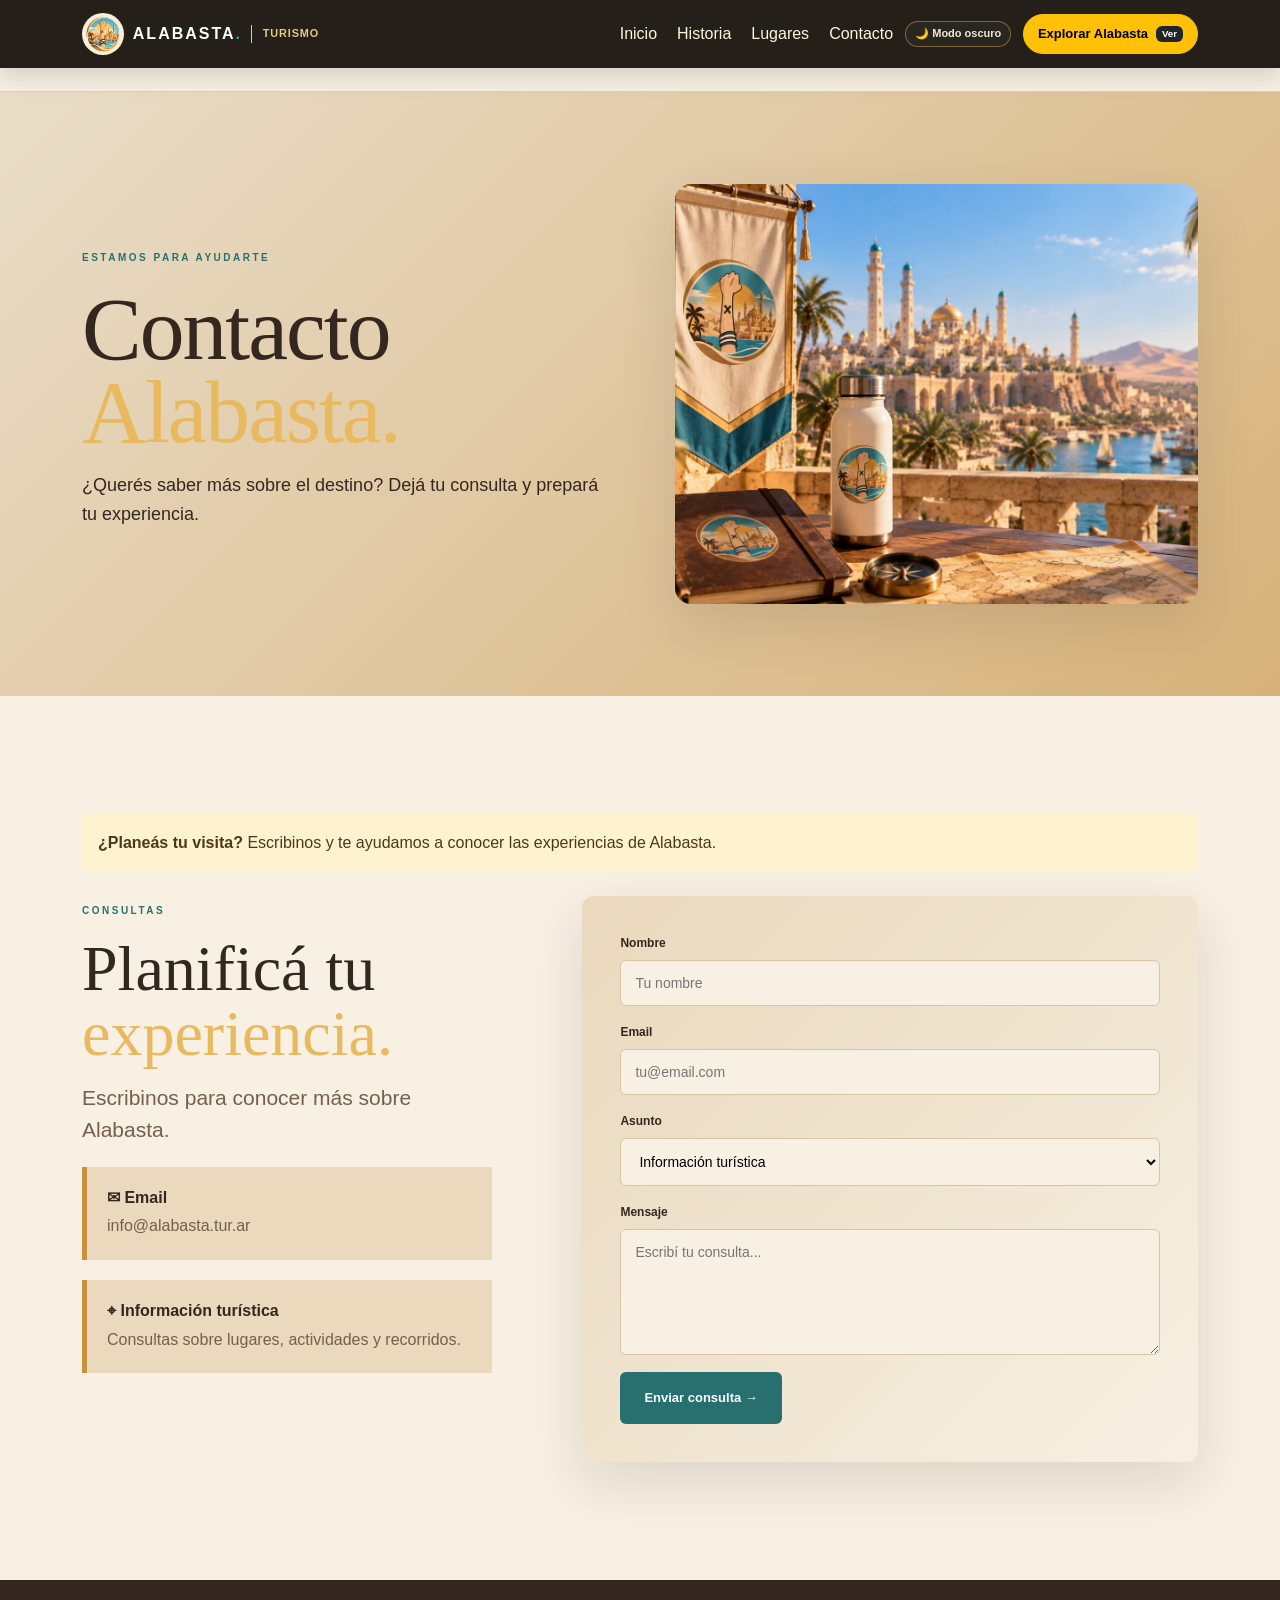
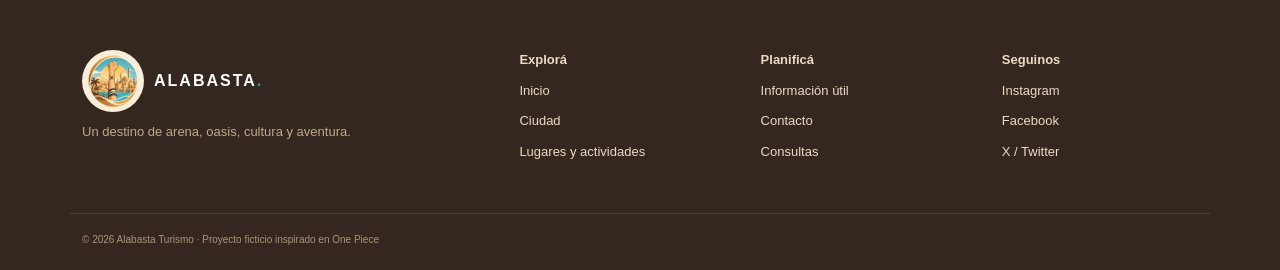
<file: contacto.html>
<!DOCTYPE html>
<html lang="es">

<head>
  <meta charset="UTF-8">
  <meta name="viewport" content="width=device-width,initial-scale=1.0">
  <title>Alabasta | Contacto</title>
  <link href="https://cdn.jsdelivr.net/npm/bootstrap@5.3.3/dist/css/bootstrap.min.css" rel="stylesheet">
  <link rel="stylesheet" href="css/style.css">
</head>

<body>
  <header class="header site-header">
    <nav class="navbar navbar-expand-lg navbar-dark alabasta-navbar">
      <div class="container">
        <a class="navbar-brand brand" href="index.html"><img src="imagenes/logo-alabasta.png"
            alt="Logo de Alabasta"><b>ALABASTA<span>.</span></b><small>Turismo</small></a>
        <button class="navbar-toggler" type="button" data-bs-toggle="collapse" data-bs-target="#mainNav"
          aria-controls="mainNav" aria-expanded="false" aria-label="Abrir menú de navegación"><span
            class="navbar-toggler-icon"></span></button>
        <div class="collapse navbar-collapse" id="mainNav">
          <ul class="navbar-nav ms-auto align-items-lg-center gap-lg-1">
            <li class="nav-item"><a class="nav-link" href="index.html">Inicio</a></li>
            <li class="nav-item"><a class="nav-link" href="ciudad.html">Historia</a></li>
            <li class="nav-item"><a class="nav-link" href="lugares.html">Lugares</a></li>
            <li class="nav-item"><a class="nav-link" href="contacto.html">Contacto</a></li>
            <li class="nav-item modo-item"><button id="btn-modo" class="modo-btn" type="button"
                aria-label="Activar modo oscuro">🌙 Oscuro</button></li>
            <li class="nav-item ms-lg-2"><a class="btn btn-warning btn-sm alabasta-nav-cta" href="lugares.html">Explorar
                Alabasta <span class="badge text-bg-dark ms-1">Ver</span></a></li>
          </ul>
        </div>
      </div>
    </nav>
  </header>
  <section class="page page-contact">
    <div class="container page-grid">
      <div><span class="eyebrow">ESTAMOS PARA AYUDARTE</span>
        <h1>Contacto<br><em>Alabasta.</em></h1>
        <p>¿Querés saber más sobre el destino? Dejá tu consulta y prepará tu experiencia.</p>
      </div>
      <div class="page-photo contact-photo" role="img"
        aria-label="Vista turística de Alabasta con el logo de la ciudad"></div>
    </div>
  </section>
  <section class="section">
    <div class="container">
      <div class="alert alert-warning border-0 mb-4" role="alert"><strong>¿Planeás tu visita?</strong> Escribinos y te
        ayudamos a conocer las experiencias de Alabasta.</div>
    </div>
    <div class="container contact-grid">
      <div><span class="eyebrow">CONSULTAS</span>
        <h2>Planificá tu<br><em>experiencia.</em></h2>
        <p class="lead">Escribinos para conocer más sobre Alabasta.</p>
        <div class="contact-box"><b>✉ Email</b>
          <p>info@alabasta.tur.ar</p>
        </div>
        <div class="contact-box"><b>⌖ Información turística</b>
          <p>Consultas sobre lugares, actividades y recorridos.</p>
        </div>
      </div>
      <form id="contactForm" class="form"><label>Nombre<input required
            placeholder="Tu nombre"></label><label>Email<input type="email" required
            placeholder="tu@email.com"></label><label>Asunto<select>
            <option>Información turística</option>
            <option>Actividades</option>
            <option>Historia</option>
            <option>Otra consulta</option>
          </select></label><label>Mensaje<textarea rows="6" required
            placeholder="Escribí tu consulta..."></textarea></label><button class="btn dark">Enviar consulta →</button>
      </form>
    </div>
  </section>
  <footer>
    <div class="container footer-grid">
      <div><a class="brand footer-brand" href="index.html"><img src="imagenes/logo-alabasta.png"
            alt="Logo de Alabasta"><b>ALABASTA<span>.</span></b></a>
        <p>Un destino de arena, oasis, cultura y aventura.</p>
      </div>
      <div><b>Explorá</b><a href="index.html">Inicio</a><a href="ciudad.html">Ciudad</a><a href="lugares.html">Lugares y
          actividades</a></div>
      <div><b>Planificá</b><a href="index.html#info">Información útil</a><a href="contacto.html">Contacto</a><a
          href="contacto.html">Consultas</a></div>
      <div><b>Seguinos</b><a href="#">Instagram</a><a href="#">Facebook</a><a href="#">X / Twitter</a></div>
    </div>
    <div class="container bottom">© 2026 Alabasta Turismo · Proyecto ficticio inspirado en One Piece</div>
  </footer><button id="topBtn">↑</button>
  <div id="toast"></div>
  <script src="https://cdn.jsdelivr.net/npm/bootstrap@5.3.3/dist/js/bootstrap.bundle.min.js"></script>
  <script src="js/main.js"></script>
</body>

</html>
</file>
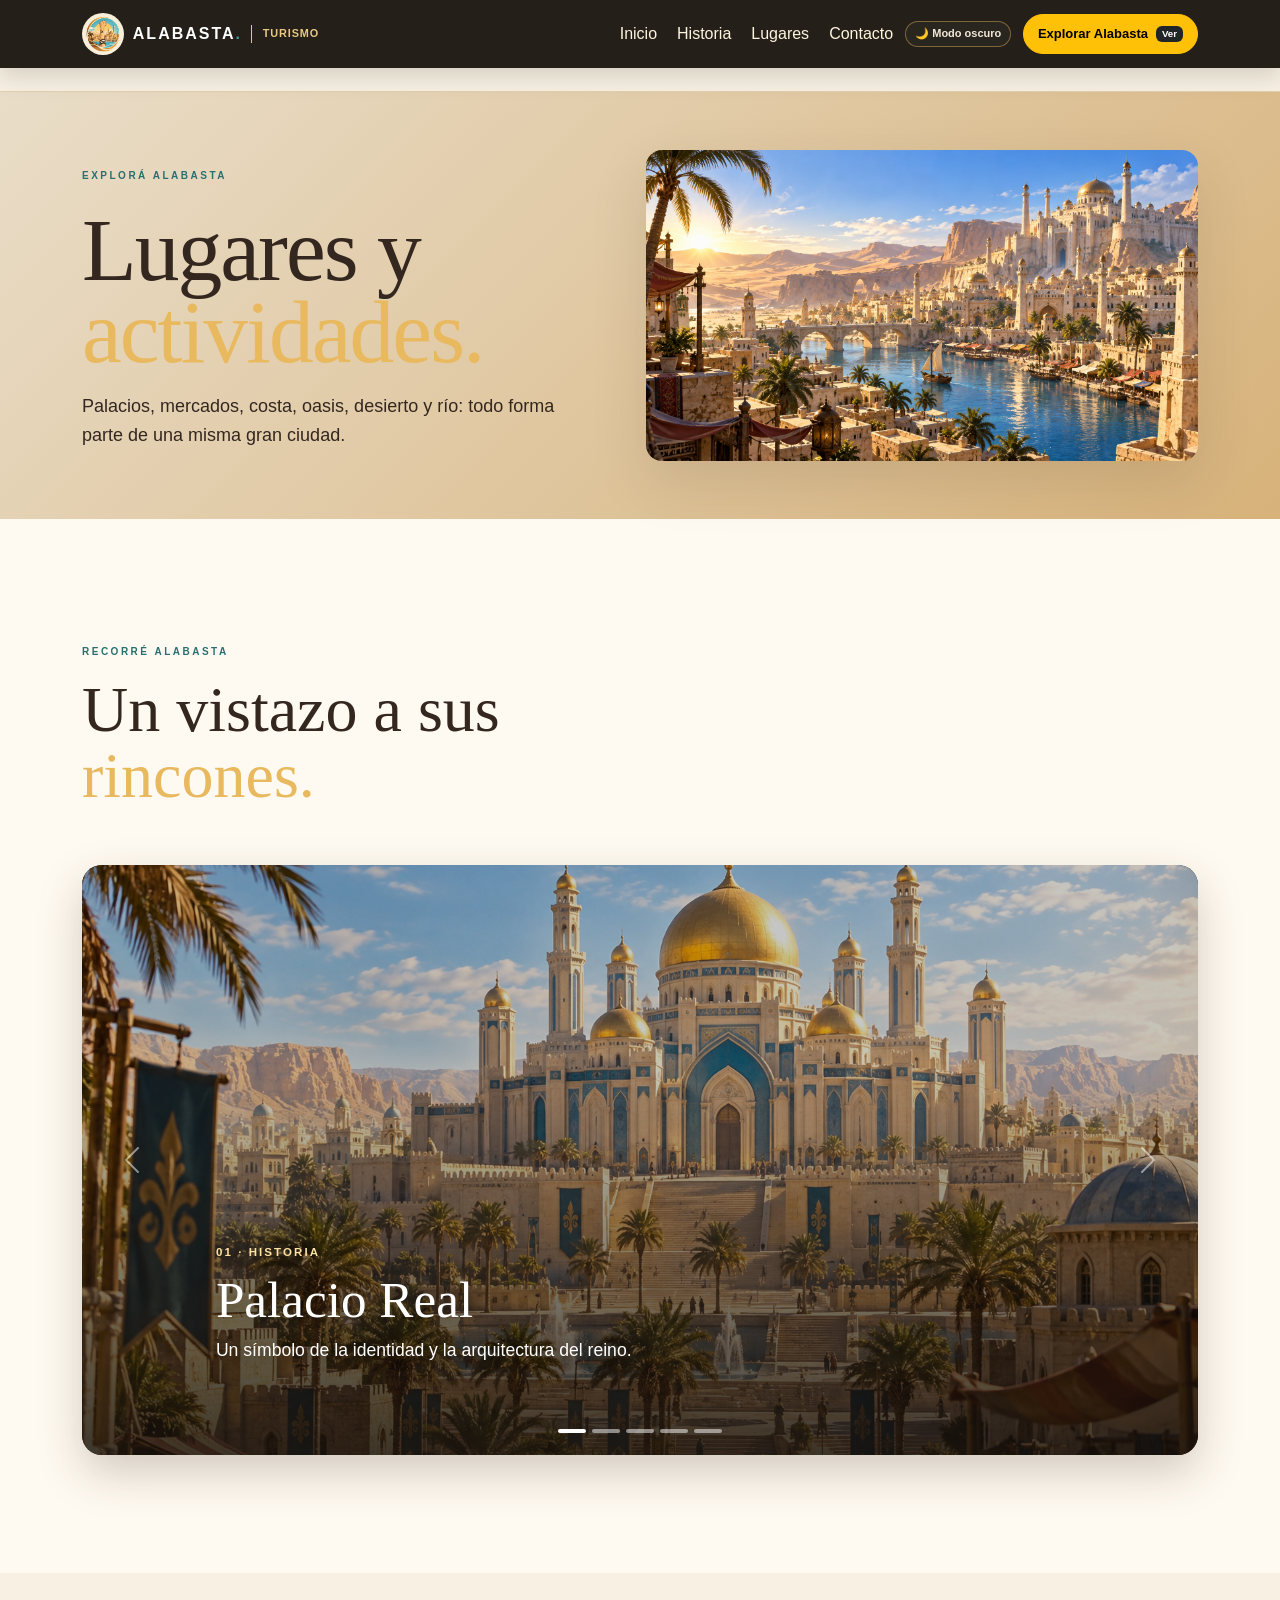
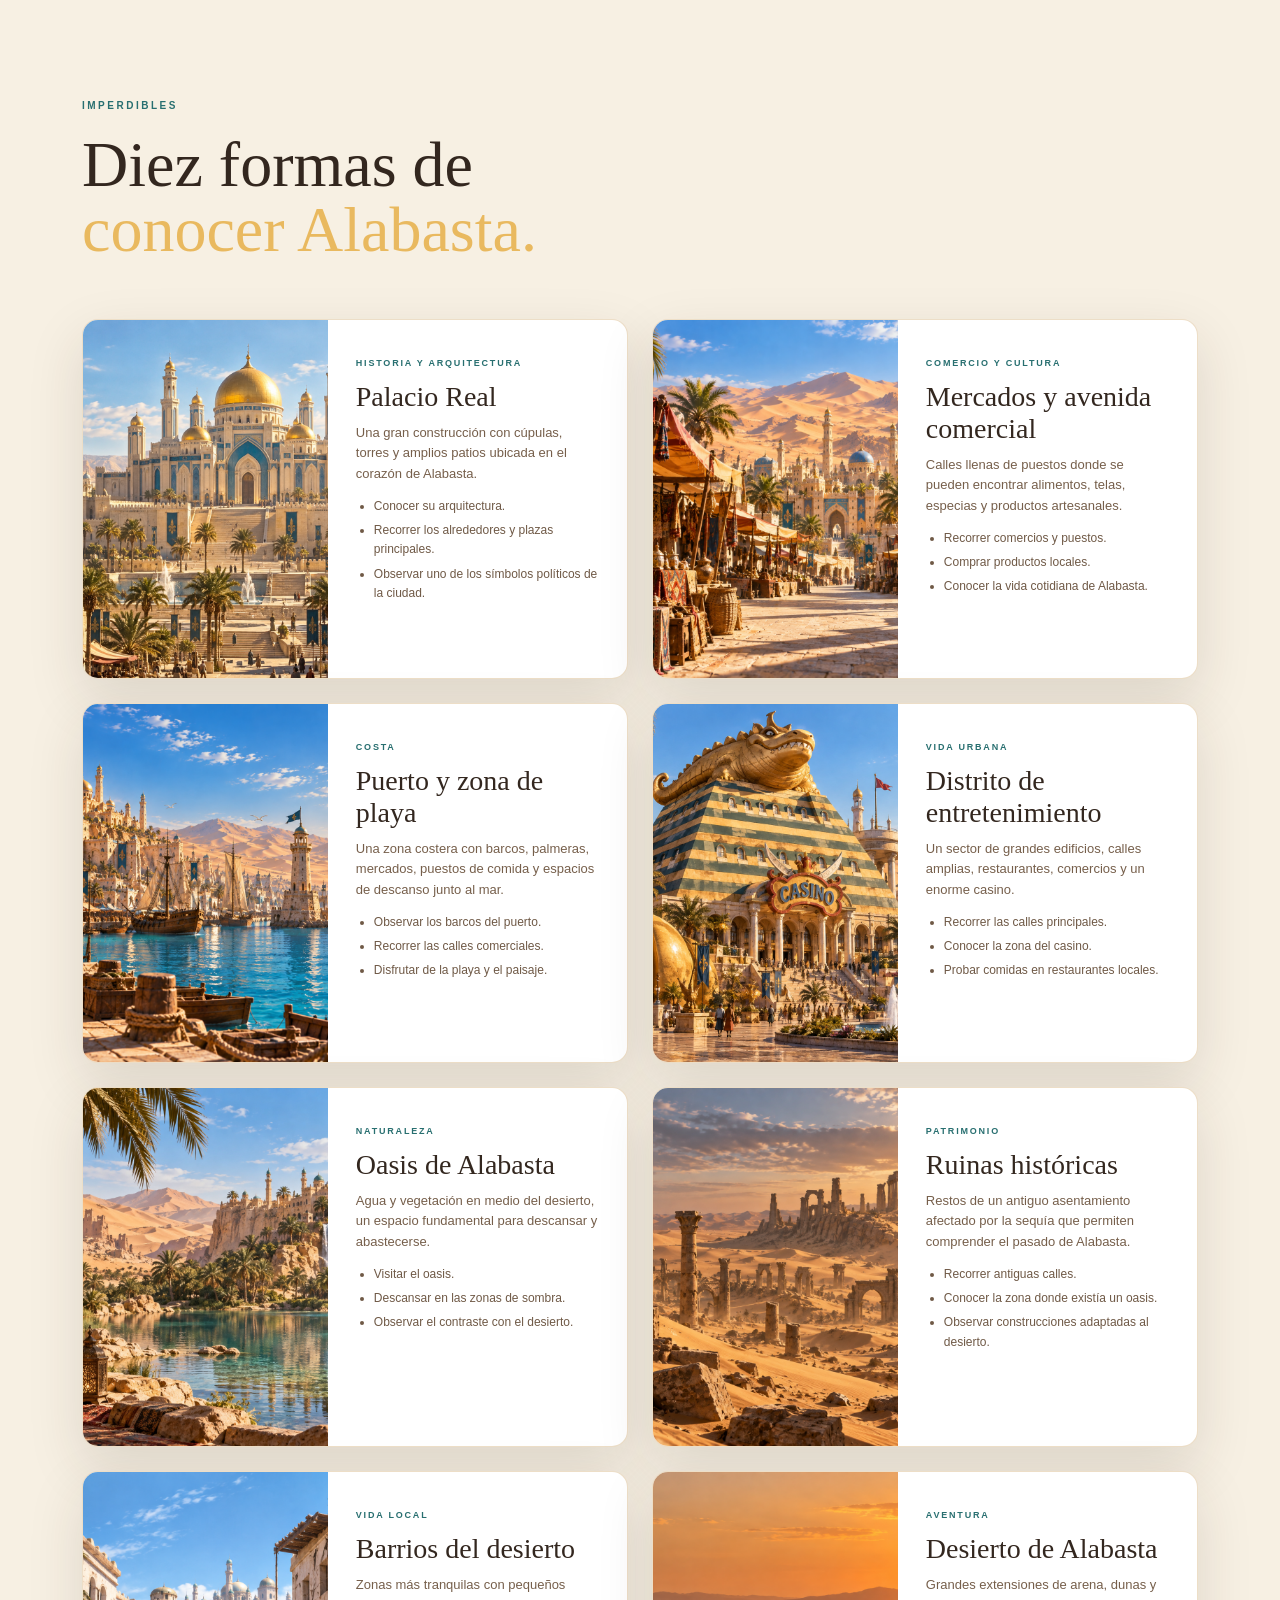
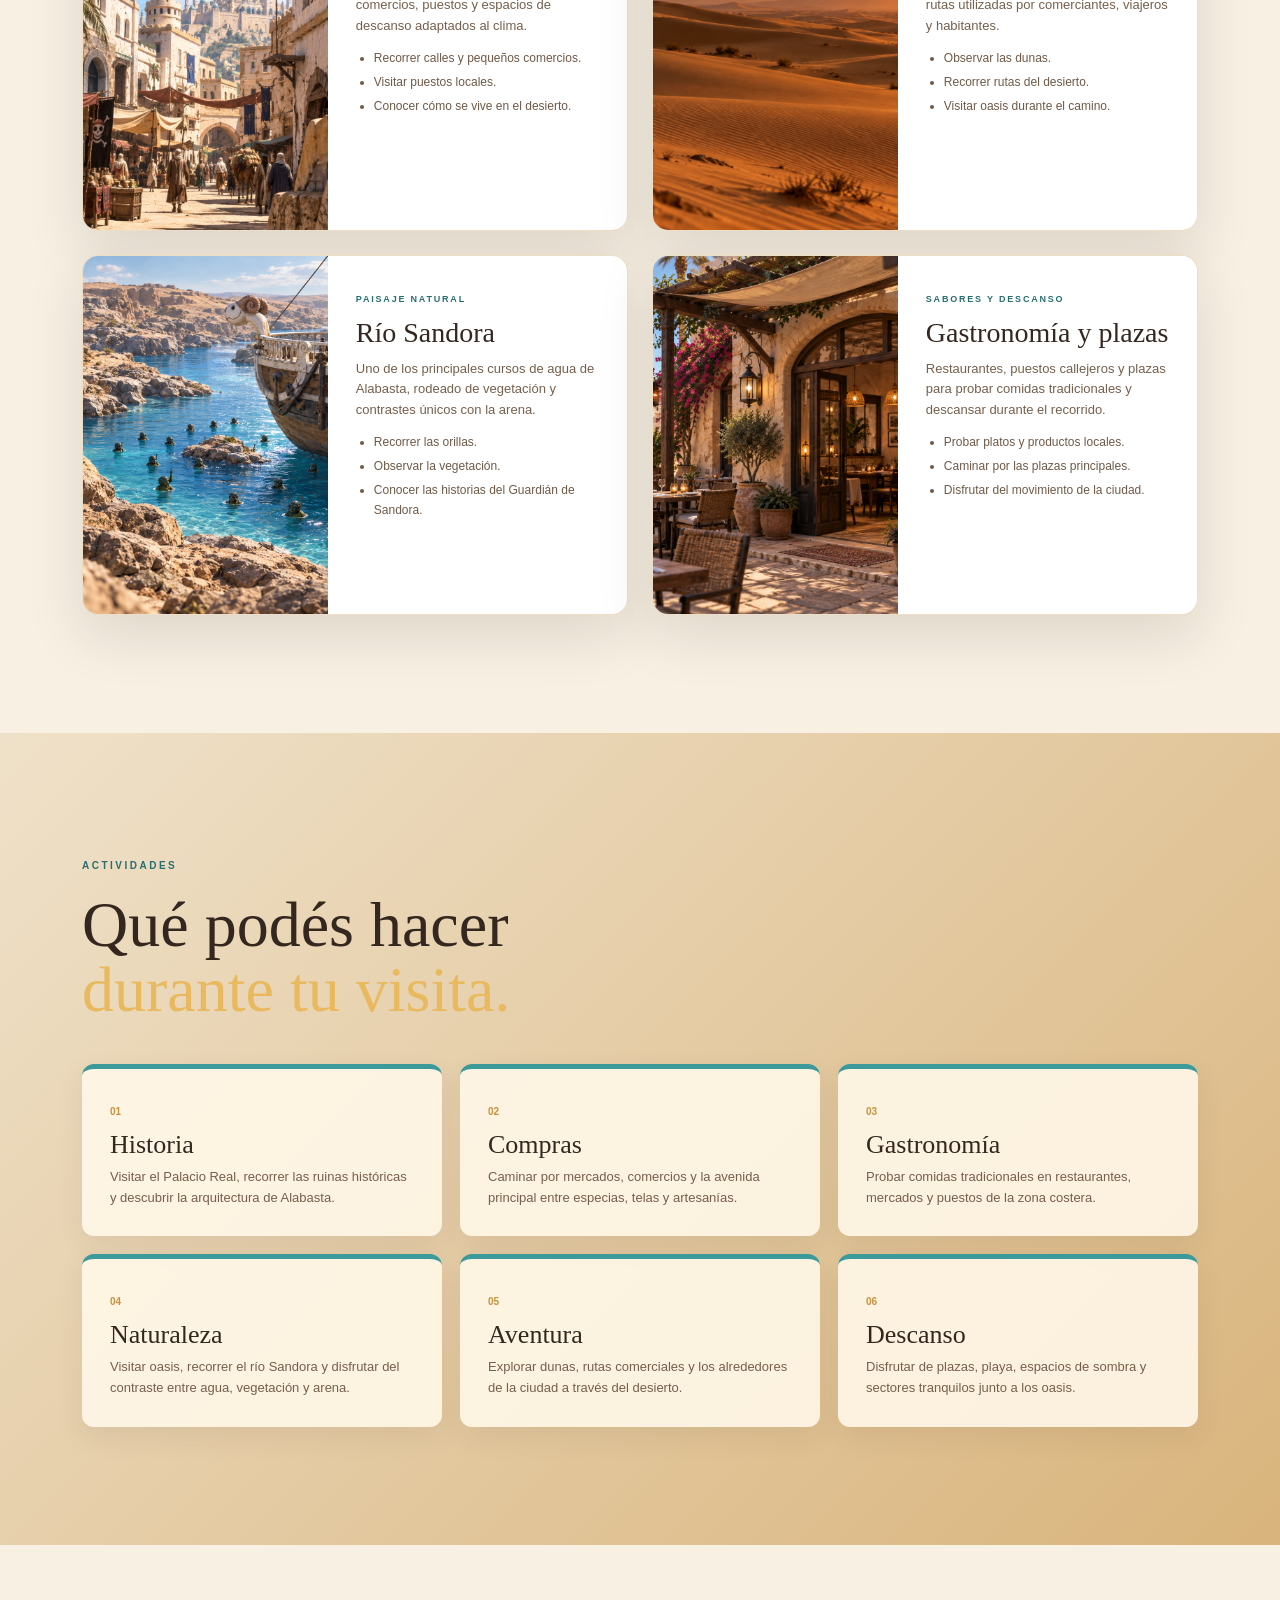
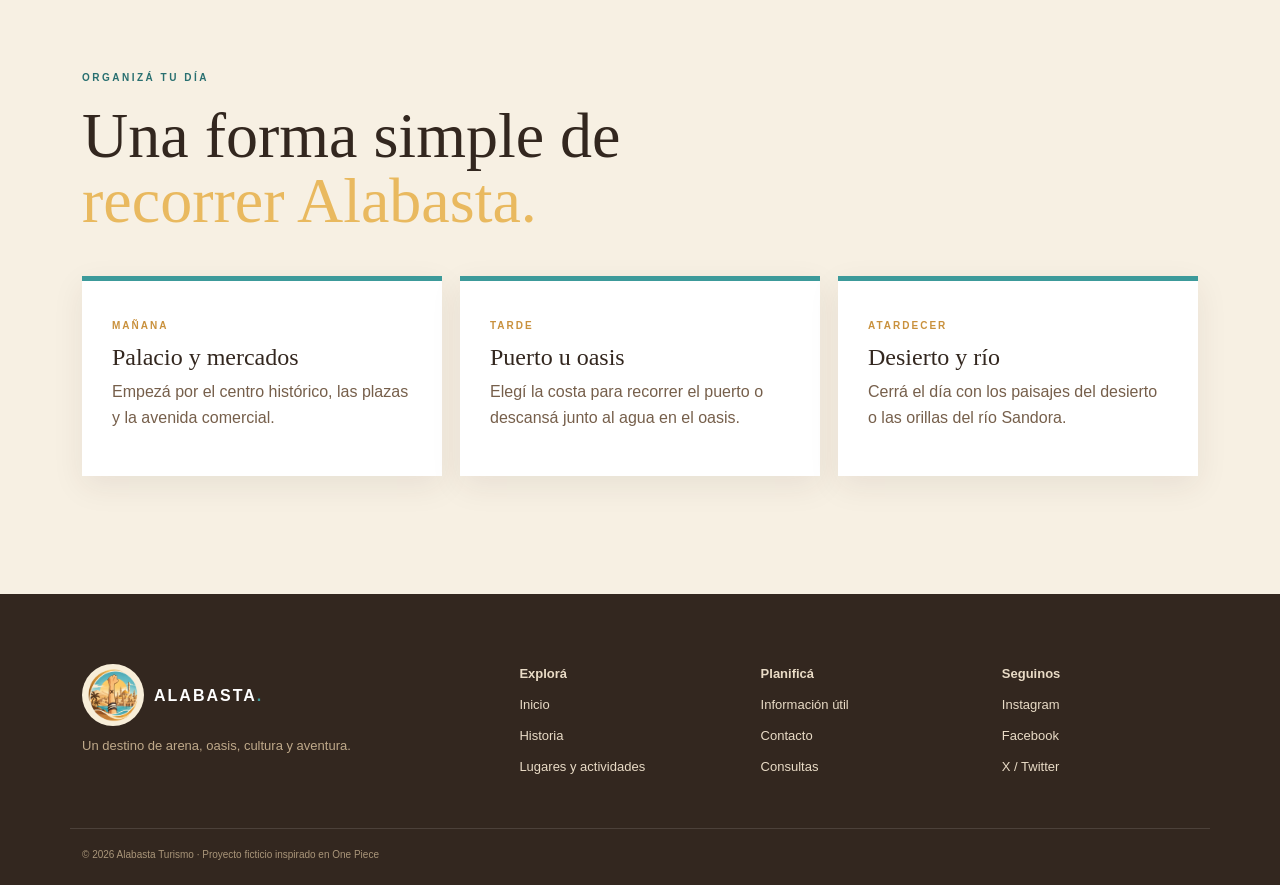
<file: lugares.html>
<!DOCTYPE html>
<html lang="es">

<head>
  <meta charset="UTF-8">
  <meta name="viewport" content="width=device-width,initial-scale=1.0">
  <title>Alabasta | Lugares y actividades</title>
  <link href="https://cdn.jsdelivr.net/npm/bootstrap@5.3.3/dist/css/bootstrap.min.css" rel="stylesheet">
  <link rel="stylesheet" href="css/style.css">
</head>

<body>
  <header class="header site-header">
    <nav class="navbar navbar-expand-lg navbar-dark alabasta-navbar">
      <div class="container">
        <a class="navbar-brand brand" href="index.html"><img src="imagenes/logo-alabasta.png"
            alt="Logo de Alabasta"><b>ALABASTA<span>.</span></b><small>Turismo</small></a>
        <button class="navbar-toggler" type="button" data-bs-toggle="collapse" data-bs-target="#mainNav"
          aria-controls="mainNav" aria-expanded="false" aria-label="Abrir menú de navegación"><span
            class="navbar-toggler-icon"></span></button>
        <div class="collapse navbar-collapse" id="mainNav">
          <ul class="navbar-nav ms-auto align-items-lg-center gap-lg-1">
            <li class="nav-item"><a class="nav-link" href="index.html">Inicio</a></li>
            <li class="nav-item"><a class="nav-link" href="ciudad.html">Historia</a></li>
            <li class="nav-item"><a class="nav-link" href="lugares.html">Lugares</a></li>
            <li class="nav-item"><a class="nav-link" href="contacto.html">Contacto</a></li>
            <li class="nav-item modo-item"><button id="btn-modo" class="modo-btn" type="button"
                aria-label="Activar modo oscuro">🌙 Oscuro</button></li>
            <li class="nav-item ms-lg-2"><a class="btn btn-warning btn-sm alabasta-nav-cta" href="lugares.html">Explorar
                Alabasta <span class="badge text-bg-dark ms-1">Ver</span></a></li>
          </ul>
        </div>
      </div>
    </nav>
  </header>

  <section class="page page-places">
    <div class="container page-grid">
      <div><span class="eyebrow">EXPLORÁ ALABASTA</span>
        <h1>Lugares y<br><em>actividades.</em></h1>
        <p>Palacios, mercados, costa, oasis, desierto y río: todo forma parte de una misma gran ciudad.</p>
      </div>
      <div class="page-photo places-photo"><img src="imagenes/lugares-hero.jpg"
          alt="Vista panorámica de la ciudad de Alabasta"></div>
    </div>
  </section>

  <section class="section alabasta-carousel-section places-carousel-section" aria-labelledby="places-carousel-title">
    <div class="container">
      <div class="section-head">
        <div><span class="eyebrow">RECORRÉ ALABASTA</span>
          <h2 id="places-carousel-title">Un vistazo a sus<br><em>rincones.</em></h2>
        </div>
      </div>
      <div id="placesHighlightsCarousel" class="carousel slide carousel-fade alabasta-carousel" data-bs-ride="carousel"
        data-bs-interval="5000" data-bs-pause="hover">
        <div class="carousel-indicators"><button type="button" data-bs-target="#placesHighlightsCarousel"
            data-bs-slide-to="0" class="active" aria-current="true" aria-label="Palacio Real"></button><button
            type="button" data-bs-target="#placesHighlightsCarousel" data-bs-slide-to="1"
            aria-label="Mercados"></button><button type="button" data-bs-target="#placesHighlightsCarousel"
            data-bs-slide-to="2" aria-label="Puerto y playa"></button><button type="button"
            data-bs-target="#placesHighlightsCarousel" data-bs-slide-to="3"
            aria-label="Barrios del desierto"></button><button type="button" data-bs-target="#placesHighlightsCarousel"
            data-bs-slide-to="4" aria-label="Gastronomía"></button></div>
        <div class="carousel-inner">
          <div class="carousel-item active"><img src="imagenes/palacio-real.jpg" class="d-block w-100"
              alt="Palacio Real con arquitectura monumental">
            <div class="carousel-caption"><span>01 · HISTORIA</span>
              <h3>Palacio Real</h3>
              <p>Un símbolo de la identidad y la arquitectura del reino.</p>
            </div>
          </div>
          <div class="carousel-item"><img src="imagenes/mercados.jpg" class="d-block w-100"
              alt="Mercados y avenida comercial de Alabasta">
            <div class="carousel-caption"><span>02 · VIDA LOCAL</span>
              <h3>Mercados y comercios</h3>
              <p>Colores, especias y artesanías en las calles de la ciudad.</p>
            </div>
          </div>
          <div class="carousel-item"><img src="imagenes/puerto-playa.jpg" class="d-block w-100"
              alt="Puerto y playa de Alabasta">
            <div class="carousel-caption"><span>03 · COSTA</span>
              <h3>Puerto y playa</h3>
              <p>Barcos, palmeras y lugares para descansar junto al mar.</p>
            </div>
          </div>
          <div class="carousel-item"><img src="imagenes/barrios-desierto.jpg" class="d-block w-100"
              alt="Barrio tranquilo en el desierto de Alabasta">
            <div class="carousel-caption"><span>04 · VIDA LOCAL</span>
              <h3>Barrios del desierto</h3>
              <p>Rincones tranquilos que muestran la vida cotidiana.</p>
            </div>
          </div>
          <div class="carousel-item"><img src="imagenes/gastronomia-plazas.jpg" class="d-block w-100"
              alt="Restaurante y plaza de Alabasta">
            <div class="carousel-caption"><span>05 · SABORES</span>
              <h3>Gastronomía y plazas</h3>
              <p>Sabores locales y espacios para hacer una pausa.</p>
            </div>
          </div>
        </div>
        <button class="carousel-control-prev" type="button" data-bs-target="#placesHighlightsCarousel"
          data-bs-slide="prev" aria-label="Imagen anterior"><span class="carousel-control-prev-icon"
            aria-hidden="true"></span></button><button class="carousel-control-next" type="button"
          data-bs-target="#placesHighlightsCarousel" data-bs-slide="next" aria-label="Imagen siguiente"><span
            class="carousel-control-next-icon" aria-hidden="true"></span></button>
      </div>
    </div>
  </section>

  <section class="section places-intro" id="lugares">
    <div class="container section-head">
      <div><span class="eyebrow">IMPERDIBLES</span>
        <h2>Diez formas de<br><em>conocer Alabasta.</em></h2>
      </div>
    </div>
    <div class="container attraction-grid">
      <article class="attraction-card attraction-palacio">
        <div class="attraction-media"><img src="imagenes/palacio-real.jpg" alt="Palacio Real de Alabasta"></div>
        <div class="attraction-body"><small>HISTORIA Y ARQUITECTURA</small>
          <h3>Palacio Real</h3>
          <p>Una gran construcción con cúpulas, torres y amplios patios ubicada en el corazón de Alabasta.</p>
          <ul>
            <li>Conocer su arquitectura.</li>
            <li>Recorrer los alrededores y plazas principales.</li>
            <li>Observar uno de los símbolos políticos de la ciudad.</li>
          </ul>
        </div>
      </article>
      <article class="attraction-card attraction-mercado">
        <div class="attraction-media"><img src="imagenes/mercados.jpg" alt="Mercados y avenida comercial de Alabasta"></div>
        <div class="attraction-body"><small>COMERCIO Y CULTURA</small>
          <h3>Mercados y avenida comercial</h3>
          <p>Calles llenas de puestos donde se pueden encontrar alimentos, telas, especias y productos artesanales.</p>
          <ul>
            <li>Recorrer comercios y puestos.</li>
            <li>Comprar productos locales.</li>
            <li>Conocer la vida cotidiana de Alabasta.</li>
          </ul>
        </div>
      </article>
      <article class="attraction-card attraction-puerto">
        <div class="attraction-media"><img src="imagenes/puerto-playa.jpg" alt="Puerto y zona de playa de Alabasta"></div>
        <div class="attraction-body"><small>COSTA</small>
          <h3>Puerto y zona de playa</h3>
          <p>Una zona costera con barcos, palmeras, mercados, puestos de comida y espacios de descanso junto al mar.</p>
          <ul>
            <li>Observar los barcos del puerto.</li>
            <li>Recorrer las calles comerciales.</li>
            <li>Disfrutar de la playa y el paisaje.</li>
          </ul>
        </div>
      </article>
      <article class="attraction-card attraction-casino">
        <div class="attraction-media"><img src="imagenes/distrito-entretenimiento.jpg"
            alt="Distrito de entretenimiento y casino de Alabasta"></div>
        <div class="attraction-body"><small>VIDA URBANA</small>
          <h3>Distrito de entretenimiento</h3>
          <p>Un sector de grandes edificios, calles amplias, restaurantes, comercios y un enorme casino.</p>
          <ul>
            <li>Recorrer las calles principales.</li>
            <li>Conocer la zona del casino.</li>
            <li>Probar comidas en restaurantes locales.</li>
          </ul>
        </div>
      </article>
      <article class="attraction-card attraction-oasis">
        <div class="attraction-media"><img src="imagenes/oasis.jpg" alt="Oasis de Alabasta"></div>
        <div class="attraction-body"><small>NATURALEZA</small>
          <h3>Oasis de Alabasta</h3>
          <p>Agua y vegetación en medio del desierto, un espacio fundamental para descansar y abastecerse.</p>
          <ul>
            <li>Visitar el oasis.</li>
            <li>Descansar en las zonas de sombra.</li>
            <li>Observar el contraste con el desierto.</li>
          </ul>
        </div>
      </article>
      <article class="attraction-card attraction-ruinas">
        <div class="attraction-media"><img src="imagenes/ruinas.jpg" alt="Ruinas históricas en el desierto de Alabasta">
        </div>
        <div class="attraction-body"><small>PATRIMONIO</small>
          <h3>Ruinas históricas</h3>
          <p>Restos de un antiguo asentamiento afectado por la sequía que permiten comprender el pasado de Alabasta.</p>
          <ul>
            <li>Recorrer antiguas calles.</li>
            <li>Conocer la zona donde existía un oasis.</li>
            <li>Observar construcciones adaptadas al desierto.</li>
          </ul>
        </div>
      </article>
      <article class="attraction-card attraction-barrio">
        <div class="attraction-media"><img src="imagenes/barrios-desierto.jpg" alt="Barrio del desierto de Alabasta"></div>
        <div class="attraction-body"><small>VIDA LOCAL</small>
          <h3>Barrios del desierto</h3>
          <p>Zonas más tranquilas con pequeños comercios, puestos y espacios de descanso adaptados al clima.</p>
          <ul>
            <li>Recorrer calles y pequeños comercios.</li>
            <li>Visitar puestos locales.</li>
            <li>Conocer cómo se vive en el desierto.</li>
          </ul>
        </div>
      </article>
      <article class="attraction-card attraction-desierto">
        <div class="attraction-media"><img src="imagenes/desierto-alabasta.jpg"
            alt="Desierto de Alabasta con un camello a lo lejos"></div>
        <div class="attraction-body"><small>AVENTURA</small>
          <h3>Desierto de Alabasta</h3>
          <p>Grandes extensiones de arena, dunas y rutas utilizadas por comerciantes, viajeros y habitantes.</p>
          <ul>
            <li>Observar las dunas.</li>
            <li>Recorrer rutas del desierto.</li>
            <li>Visitar oasis durante el camino.</li>
          </ul>
        </div>
      </article>
      <article class="attraction-card attraction-rio">
        <div class="attraction-media"><img src="imagenes/rio-sandora.jpg"
            alt="Río Sandora atravesando la zona rocosa de Alabasta"></div>
        <div class="attraction-body"><small>PAISAJE NATURAL</small>
          <h3>Río Sandora</h3>
          <p>Uno de los principales cursos de agua de Alabasta, rodeado de vegetación y contrastes únicos con la arena.
          </p>
          <ul>
            <li>Recorrer las orillas.</li>
            <li>Observar la vegetación.</li>
            <li>Conocer las historias del Guardián de Sandora.</li>
          </ul>
        </div>
      </article>
      <article class="attraction-card attraction-gastro">
        <div class="attraction-media"><img src="imagenes/gastronomia-plazas.jpg"
            alt="Restaurante de Alabasta en un barrio de la ciudad"></div>
        <div class="attraction-body"><small>SABORES Y DESCANSO</small>
          <h3>Gastronomía y plazas</h3>
          <p>Restaurantes, puestos callejeros y plazas para probar comidas tradicionales y descansar durante el
            recorrido.</p>
          <ul>
            <li>Probar platos y productos locales.</li>
            <li>Caminar por las plazas principales.</li>
            <li>Disfrutar del movimiento de la ciudad.</li>
          </ul>
        </div>
      </article>
    </div>
  </section>

  <section class="section strong-sand" id="actividades">
    <div class="container"><span class="eyebrow">ACTIVIDADES</span>
      <h2>Qué podés hacer<br><em>durante tu visita.</em></h2>
      <div class="activity-category-grid">
        <article><span>01</span>
          <h3>Historia</h3>
          <p>Visitar el Palacio Real, recorrer las ruinas históricas y descubrir la arquitectura de Alabasta.</p>
        </article>
        <article><span>02</span>
          <h3>Compras</h3>
          <p>Caminar por mercados, comercios y la avenida principal entre especias, telas y artesanías.</p>
        </article>
        <article><span>03</span>
          <h3>Gastronomía</h3>
          <p>Probar comidas tradicionales en restaurantes, mercados y puestos de la zona costera.</p>
        </article>
        <article><span>04</span>
          <h3>Naturaleza</h3>
          <p>Visitar oasis, recorrer el río Sandora y disfrutar del contraste entre agua, vegetación y arena.</p>
        </article>
        <article><span>05</span>
          <h3>Aventura</h3>
          <p>Explorar dunas, rutas comerciales y los alrededores de la ciudad a través del desierto.</p>
        </article>
        <article><span>06</span>
          <h3>Descanso</h3>
          <p>Disfrutar de plazas, playa, espacios de sombra y sectores tranquilos junto a los oasis.</p>
        </article>
      </div>
    </div>
  </section>

  <section class="section info-section">
    <div class="container"><span class="eyebrow">ORGANIZÁ TU DÍA</span>
      <h2>Una forma simple de<br><em>recorrer Alabasta.</em></h2>
      <div class="timeline">
        <div><b>MAÑANA</b><strong>Palacio y mercados</strong>
          <p>Empezá por el centro histórico, las plazas y la avenida comercial.</p>
        </div>
        <div><b>TARDE</b><strong>Puerto u oasis</strong>
          <p>Elegí la costa para recorrer el puerto o descansá junto al agua en el oasis.</p>
        </div>
        <div><b>ATARDECER</b><strong>Desierto y río</strong>
          <p>Cerrá el día con los paisajes del desierto o las orillas del río Sandora.</p>
        </div>
      </div>
    </div>
  </section>

  <footer>
    <div class="container footer-grid">
      <div><a class="brand footer-brand" href="index.html"><img src="imagenes/logo-alabasta.png"
            alt="Logo de Alabasta"><b>ALABASTA<span>.</span></b></a>
        <p>Un destino de arena, oasis, cultura y aventura.</p>
      </div>
      <div><b>Explorá</b><a href="index.html">Inicio</a><a href="ciudad.html">Historia</a><a href="lugares.html">Lugares
          y actividades</a></div>
      <div><b>Planificá</b><a href="index.html#info">Información útil</a><a href="contacto.html">Contacto</a><a
          href="contacto.html">Consultas</a></div>
      <div><b>Seguinos</b><a href="#">Instagram</a><a href="#">Facebook</a><a href="#">X / Twitter</a></div>
    </div>
    <div class="container bottom">© 2026 Alabasta Turismo · Proyecto ficticio inspirado en One Piece</div>
  </footer>
  <button id="topBtn">↑</button>
  <div id="toast"></div>
  <script src="https://cdn.jsdelivr.net/npm/bootstrap@5.3.3/dist/js/bootstrap.bundle.min.js"></script>
  <script src="js/main.js"></script>
</body>

</html>
</file>
<file: css/style.css>
/* ===== VARIABLES Y ESTILOS GENERALES ===== */
:root {
  --gold:#C9913D;
  --gold-2:#E9B95F;
  --cream:#F7F0E3;
  --beige:#E9D8BC;
  --sand:#D7AE76;
  --sand-deep:#B9783F;
  --brown:#76513A;
  --dark:#33271F;
  --turq:#3C9A9A;
  --turq-2:#72B9B3;
  --turq-dark:#286F70;
  --blue:#438E9B;
  --line:#D8C4A7;
  --white:#fff;
  --shadow:0 20px 55px rgba(51,39,31,.13)
}
* {
  box-sizing:border-box
}
html {
  scroll-behavior:smooth
}
body {
  margin:0;
  font-family:Arial,Helvetica,sans-serif;
  color:var(--dark);
  background:var(--cream);
  line-height:1.6
}
a {
  text-decoration:none;
  color:inherit
}
.container {
  width:min(1360px,94%);
  margin:auto
}

/* ===== HEADER Y NAVEGACIÓN ===== */
.header {
  height:92px;
  position:sticky;
  top:0;
  z-index:100;
  background:rgba(247,240,227,.96);
  backdrop-filter:blur(14px);
  border-bottom:1px solid rgba(222,196,154,.75)
}
.nav-wrap {
  height:100%;
  display:flex;
  align-items:center;
  gap:32px
}
.brand {
  display:flex;
  align-items:center;
  gap:10px;
  letter-spacing:2px;
  font-weight:900;
  flex-shrink:0
}
.brand img {
  width:62px;
  height:62px;
  object-fit:contain;
  border-radius:50%
}
.brand b {
  font-size:16px
}
.brand b span {
  color:var(--turq)
}
.brand>small {
  font-size:9px;
  letter-spacing:1.5px;
  color:var(--brown);
  border-left:1px solid var(--line);
  padding-left:11px
}
.main-nav {
  margin-left:auto;
  display:flex;
  align-items:center;
  gap:22px;
  font-weight:800;
  font-size:13px
}
.nav-link {
  border:0;
  background:none;
  font:inherit;
  color:var(--dark);
  padding:34px 2px 31px;
  cursor:pointer;
  position:relative
}
.nav-link:after {
  content:"";
  position:absolute;
  left:0;
  right:0;
  bottom:22px;
  height:3px;
  background:var(--turq);
  transform:scaleX(0);
  transition:.2s
}
.nav-link:hover:after,.nav-link.active:after {
  transform:scaleX(1)
}
.nav-link:hover,.nav-link.active {
  color:var(--turq-dark)
}
.nav-drop span {
  color:var(--gold);
  margin-left:3px
}
.pill {
  background:linear-gradient(135deg,var(--gold),#F4B730);
  color:white;
  padding:13px 20px;
  border-radius:30px;
  box-shadow:0 8px 22px rgba(230,161,27,.25);
  white-space:nowrap
}
.nav-group {
  position:relative
}
.mega-menu {
  position:absolute;
  top:78px;
  left:50%;
  transform:translateX(-35%);
  width:min(980px,88vw);
  padding:18px;
  display:grid;
  grid-template-columns:1.15fr repeat(3,1fr);
  gap:14px;
  background:#F7F0E3;
  border:1px solid var(--line);
  box-shadow:var(--shadow);
  border-radius:0 0 18px 18px;
  opacity:0;
  visibility:hidden;
  translate:0 12px;
  transition:.2s
}
.nav-group:hover>.mega-menu,.nav-group:focus-within>.mega-menu {
  opacity:1;
  visibility:visible;
  translate:0 0
}

/* ===== CONTENIDO Y COMPONENTES ===== */
.mega-intro {
  padding:22px 18px
}
.mega-kicker {
  font-size:9px;
  font-weight:900;
  letter-spacing:2px;
  color:var(--turq-dark)
}
.mega-intro h3 {
  font:29px/1.05 Georgia,serif;
  margin:10px 0;
  color:var(--dark)
}
.mega-intro p {
  font-size:12px;
  color:#755d49
}
.mega-intro a {
  font-size:12px;
  font-weight:900;
  color:var(--turq-dark)
}
.mega-card {
  min-height:210px;
  border-radius:12px;
  padding:18px;
  display:flex;
  flex-direction:column;
  justify-content:flex-end;
  color:white;
  position:relative;
  overflow:hidden;
  background-size:cover;
  background-position:center
}
.mega-card:before {
  content:"";
  position:absolute;
  inset:0;
  background:linear-gradient(180deg,rgba(20,20,20,.08),rgba(45,29,20,.78))
}
.mega-card>* {
  position:relative;
  z-index:1
}
.mega-card span {
  font-size:9px;
  font-weight:900;
  letter-spacing:1.7px;
  color:#FFF0B8
}
.mega-card strong {
  font:21px Georgia,serif
}
.mega-card small {
  font-size:10px;
  color:#fffddd
}
.mega-ciudad {
  background-image:linear-gradient(135deg,rgba(24,183,194,.28),rgba(59,42,34,.15)),url('../imagenes/menu-ciudad.jpg'),linear-gradient(135deg,var(--turq),var(--sand-deep))
}
.mega-lugares {
  background-image:linear-gradient(135deg,rgba(230,161,27,.18),rgba(59,42,34,.15)),url('../imagenes/menu-lugares.jpg'),linear-gradient(135deg,var(--gold),var(--brown))
}
.mega-aventura {
  background-image:linear-gradient(135deg,rgba(24,183,194,.18),rgba(59,42,34,.2)),url('../imagenes/menu-actividades.jpg'),linear-gradient(135deg,var(--blue),var(--gold))
}
.compact-group {
  position:relative
}

/* ===== HEADER Y NAVEGACIÓN ===== */
.mini-menu {
  position:absolute;
  right:0;
  top:78px;
  width:300px;
  background:var(--cream);
  border:1px solid var(--line);
  box-shadow:var(--shadow);
  padding:10px;
  border-radius:0 0 14px 14px;
  opacity:0;
  visibility:hidden;
  translate:0 12px;
  transition:.2s
}
.compact-group:hover .mini-menu,.compact-group:focus-within .mini-menu {
  opacity:1;
  visibility:visible;
  translate:0 0
}
.mini-menu a {
  display:block;
  padding:14px;
  border-radius:8px
}
.mini-menu a:hover {
  background:var(--turq-light,#d7f6f5)
}
.mini-menu b,.mini-menu small {
  display:block
}
.mini-menu small {
  font-size:10px;
  color:#7b6652
}
.menu-btn {
  display:none;
  margin-left:auto;
  border:0;
  background:none;
  font-size:28px;
  color:var(--dark);
  cursor:pointer
}

/* ===== HERO Y BANNERS ===== */
.hero {
  min-height:760px;
  display:flex;
  align-items:center;
  position:relative;
  overflow:hidden;
  background:linear-gradient(115deg,#B77A42 0%,#D5A866 48%,#6D9A98 100%)
}
.hero-media {
  position:absolute;
  inset:0;
  background-image:linear-gradient(90deg,rgba(8,122,134,.15),rgba(59,42,34,.05)),url('../imagenes/hero-alabasta.jpg');
  background-size:cover;
  background-position:center;
  opacity:.32
}
.hero:before {
  content:"";
  position:absolute;
  width:300px;
  height:300px;
  border-radius:50%;
  background:var(--gold-2);
  right:12%;
  top:13%;
  opacity:.92
}
.hero:after {
  content:"";
  position:absolute;
  right:-10%;
  bottom:-42%;
  width:76%;
  height:73%;
  border-radius:50%;
  background:rgba(255,248,232,.2)
}
.hero-content {
  position:relative;
  z-index:2;
  padding:110px 0
}

/* ===== CONTENIDO Y COMPONENTES ===== */
.eyebrow {
  font-size:10px;
  letter-spacing:2.5px;
  font-weight:900;
  color:var(--turq-dark)
}

/* ===== HERO Y BANNERS ===== */
.hero-eyebrow {
  color:#fff
}
.hero h1,.page h1 {
  font:clamp(64px,8vw,112px)/.93 Georgia,serif;
  color:white;
  margin:18px 0;
  letter-spacing:-2px
}
.hero h1 em,h2 em,.page h1 em {
  font-style:normal;
  color:var(--gold-2)
}
.hero p {
  max-width:650px;
  color:white;
  font-size:20px;
  line-height:1.55;
  text-shadow:0 2px 18px rgba(59,42,34,.18)
}

/* ===== CONTENIDO Y COMPONENTES ===== */
.actions {
  display:flex;
  gap:12px;
  margin-top:30px;
  flex-wrap:wrap
}
.btn {
  display:inline-block;
  padding:16px 24px;
  border-radius:6px;
  font-size:13px;
  font-weight:900;
  transition:.2s
}
.btn:hover {
  transform:translateY(-2px);
  box-shadow:0 12px 25px rgba(59,42,34,.15)
}
.gold {
  background:var(--gold);
  color:white
}
.glass {
  background:rgba(255,255,255,.9);
  color:var(--dark)
}
.dark {
  background:var(--turq-dark);
  color:white
}
.outline-dark {
  border:2px solid var(--turq-dark);
  color:var(--turq-dark)
}
.note {
  display:block;
  margin-top:28px;
  color:white;
  font-size:12px
}

/* ===== SECCIONES PRINCIPALES ===== */
.quick-nav {
  background:var(--dark);
  color:white
}

/* ===== CONTENIDO Y COMPONENTES ===== */
.quick-grid {
  display:grid;
  grid-template-columns:repeat(4,1fr)
}
.quick-grid>a {
  padding:24px 22px;
  display:grid;
  grid-template-columns:38px 1fr 20px;
  gap:10px;
  align-items:center;
  border-right:1px solid rgba(255,255,255,.11);
  transition:.2s
}
.quick-grid>a:hover {
  background:var(--turq-dark)
}
.quick-grid span {
  font-size:10px;
  color:var(--gold-2);
  font-weight:900
}
.quick-grid b,.quick-grid small {
  display:block
}
.quick-grid b {
  font-size:13px
}
.quick-grid small {
  font-size:10px;
  color:#d9cab3
}
.quick-grid i {
  font-style:normal;
  color:var(--gold-2)
}

/* ===== SECCIONES PRINCIPALES ===== */
.section {
  padding:118px 0
}

/* ===== CONTENIDO Y COMPONENTES ===== */
.two {
  display:grid;
  grid-template-columns:1fr 1fr;
  gap:90px
}
.wide-gap {
  gap:130px
}

/* ===== SECCIONES PRINCIPALES ===== */
.section h2,.discover h2 {
  font:clamp(44px,5vw,68px)/1.02 Georgia,serif;
  margin:15px 0
}

/* ===== CONTENIDO Y COMPONENTES ===== */
.lead {
  font-size:21px;
  line-height:1.55
}

/* ===== SECCIONES PRINCIPALES ===== */
.section p {
  color:#765f4b
}

/* ===== CONTENIDO Y COMPONENTES ===== */
.link {
  color:var(--turq-dark);
  font-weight:900;
  border-bottom:2px solid var(--turq-dark);
  padding-bottom:3px
}
.accent-line {
  width:90px;
  height:6px;
  background:linear-gradient(90deg,var(--gold),var(--turq));
  margin-top:28px
}
.strong-sand {
  background:linear-gradient(135deg,#EFE1C9,#D9B47C)
}

/* ===== SECCIONES PRINCIPALES ===== */
.section-head {
  display:flex;
  justify-content:space-between;
  align-items:end;
  gap:50px;
  margin-bottom:42px
}
.section-head>p {
  max-width:480px;
  font-size:15px
}

/* ===== TARJETAS Y ACTIVIDADES ===== */
.image-cards {
  display:grid;
  grid-template-columns:1.15fr 1fr 1fr;
  gap:20px
}
.image-card {
  min-height:430px;
  position:relative;
  border-radius:14px;
  overflow:hidden;
  color:white;
  background-size:cover;
  background-position:center;
  box-shadow:var(--shadow);
  transition:.25s
}
.image-card:hover {
  transform:translateY(-6px)
}
.image-card:before {
  content:"";
  position:absolute;
  inset:0;
  background:linear-gradient(180deg,rgba(20,20,20,.04) 20%,rgba(42,28,20,.86) 100%)
}
.image-card>div {
  position:absolute;
  left:0;
  right:0;
  bottom:0;
  padding:28px;
  z-index:1
}
.image-card span {
  font-size:9px;
  letter-spacing:2px;
  font-weight:900;
  color:var(--gold-2)
}
.image-card h3 {
  font:30px Georgia,serif;
  margin:8px 0
}
.image-card p {
  color:#fff!important;
  font-size:13px
}
.image-card b {
  font-size:12px;
  color:#fff0b4
}
.card-desierto {
  background-image:url('../imagenes/alabasta-desierto.jpg'),linear-gradient(135deg,#E5A237,#8C5A36)
}
.card-oasis {
  background-image:url('../imagenes/alabasta-oasis.jpg'),linear-gradient(135deg,#1ABAC4,#E4B962)
}
.card-cultura {
  background-image:url('../imagenes/alabasta-cultura.jpg'),linear-gradient(135deg,#168B9A,#C48637)
}

/* ===== CONTENIDO Y COMPONENTES ===== */
.image-help {
  font-size:11px!important;
  text-align:right;
  margin-top:14px;
  color:#8b6846!important
}

/* ===== SECCIONES PRINCIPALES ===== */
.quote {
  background:linear-gradient(120deg,var(--turq-dark),#0A9CAB);
  color:white;
  text-align:center;
  padding:118px 0
}
.quote .mark {
  font:90px Georgia;
  color:var(--gold-2);
  line-height:.6
}
.quote blockquote {
  font:clamp(38px,5vw,64px)/1.08 Georgia,serif;
  margin:22px auto;
  max-width:1000px
}
.quote small {
  letter-spacing:2px;
  color:#CEF7F7
}

/* ===== TARJETAS Y ACTIVIDADES ===== */
.activities {
  margin-top:40px
}
.activities a {
  display:grid;
  grid-template-columns:70px 1.2fr 1.5fr 38px;
  align-items:center;
  padding:30px 20px;
  border-top:1px solid var(--line);
  transition:.2s
}
.activities a:last-child {
  border-bottom:1px solid var(--line)
}
.activities a:hover {
  background:linear-gradient(90deg,rgba(230,161,27,.12),rgba(24,183,194,.09));
  padding-left:32px
}
.activities b {
  color:var(--gold);
  font-size:12px
}
.activities strong {
  font:30px Georgia,serif
}
.activities small {
  color:#806b54
}
.activities i {
  font-style:normal;
  color:var(--turq-dark);
  font-size:22px
}

/* ===== SECCIONES PRINCIPALES ===== */
.discover {
  background:#E8D3B2;
  padding:118px 0
}
.discover-grid {
  align-items:center
}
.discover p {
  max-width:530px
}

/* ===== CONTENIDO Y COMPONENTES ===== */
.feature-photo,.page-photo {
  min-height:500px;
  border-radius:16px;
  display:flex;
  align-items:center;
  justify-content:center;
  text-align:center;
  color:white;
  background-size:cover;
  background-position:center;
  box-shadow:var(--shadow);
  overflow:hidden
}
.feature-photo {
  background-image:linear-gradient(rgba(7,122,134,.2),rgba(59,42,34,.15)),url('../imagenes/alabasta-destacada.jpg'),linear-gradient(135deg,var(--turq),var(--gold))
}
.feature-photo span,.page-photo span {
  background:rgba(59,42,34,.7);
  padding:10px 14px;
  border-radius:6px;
  font-size:12px
}
.feature-photo small {
  font-size:9px
}

/* ===== SECCIONES PRINCIPALES ===== */
.info-section {
  background:var(--cream)
}

/* ===== CONTENIDO Y COMPONENTES ===== */
.info {
  display:grid;
  grid-template-columns:repeat(4,1fr);
  gap:18px
}
.info div {
  padding:28px;
  border:1px solid var(--line);
  background:white;
  border-radius:10px;
  box-shadow:0 8px 24px rgba(59,42,34,.06)
}
.info span {
  display:block;
  font-size:28px;
  color:var(--gold)
}
.info b {
  display:block;
  font-size:18px;
  margin:10px 0 4px
}
.info p {
  font-size:13px;
  margin:0
}

/* ===== FORMULARIOS Y PIE DE PÁGINA ===== */
.newsletter {
  background:linear-gradient(120deg,#D98D15,var(--gold));
  color:white;
  padding:78px 0
}
.newsletter h2 {
  color:white
}
.newsletter h2 em {
  color:#FFF0B5
}
.newsletter-grid {
  align-items:center
}

/* ===== CONTENIDO Y COMPONENTES ===== */
.white {
  color:white
}

/* ===== FORMULARIOS Y PIE DE PÁGINA ===== */
.newsletter form>span {
  display:block;
  font-size:12px;
  font-weight:800;
  margin-bottom:10px
}

/* ===== CONTENIDO Y COMPONENTES ===== */
.subscribe-row {
  display:flex;
  border-bottom:2px solid rgba(255,255,255,.8)
}

/* ===== FORMULARIOS Y PIE DE PÁGINA ===== */
.newsletter input {
  flex:1;
  background:none;
  border:0;
  padding:14px 0;
  color:white;
  outline:0;
  font-size:15px
}
.newsletter input::placeholder {
  color:rgba(255,255,255,.72)
}
.newsletter button {
  border:0;
  background:none;
  color:white;
  font-weight:900;
  cursor:pointer
}

/* ===== CONTENIDO Y COMPONENTES ===== */
.page {
  padding:92px 0;
  background:linear-gradient(135deg,#E9DDC8,#D7B27A)
}
.page-grid {
  display:grid;
  grid-template-columns:1fr 1fr;
  gap:70px;
  align-items:center
}
.page h1 {
  color:var(--dark);
  font-size:clamp(58px,7vw,94px)
}
.page p {
  max-width:630px;
  font-size:18px
}
.page-photo {
  min-height:420px
}
.city-photo {
  background-image:url('../imagenes/ciudad-hero.jpg'),linear-gradient(135deg,var(--turq),var(--gold))
}
.places-photo {
  background-image:url('../imagenes/lugares-hero.jpg'),linear-gradient(135deg,var(--gold),var(--turq))
}

/* ===== FORMULARIOS Y PIE DE PÁGINA ===== */
.contact-photo {
  background-image:url('../imagenes/contacto-hero.jpg'),linear-gradient(135deg,var(--turq-dark),var(--gold))
}

/* ===== TARJETAS Y ACTIVIDADES ===== */
.topic-grid {
  display:grid;
  grid-template-columns:repeat(3,1fr);
  gap:20px;
  margin-top:42px
}
.topic-grid article {
  background:var(--cream);
  padding:30px;
  border-radius:10px;
  box-shadow:0 10px 30px rgba(59,42,34,.08)
}
.topic-grid b {
  font-size:11px;
  color:var(--gold)
}
.topic-grid h3 {
  font:28px Georgia,serif;
  margin:8px 0
}
.timeline {
  display:grid;
  grid-template-columns:repeat(3,1fr);
  gap:18px;
  margin-top:42px
}
.timeline div {
  padding:30px;
  background:white;
  border-top:5px solid var(--turq);
  box-shadow:0 10px 30px rgba(59,42,34,.08)
}
.timeline b {
  font-size:10px;
  letter-spacing:2px;
  color:var(--gold)
}
.timeline strong {
  display:block;
  font:24px Georgia,serif;
  margin:8px 0
}

/* ===== FORMULARIOS Y PIE DE PÁGINA ===== */
.contact-grid {
  display:grid;
  grid-template-columns:.8fr 1.2fr;
  gap:90px
}
.contact-box {
  margin-top:20px;
  padding:18px 20px;
  background:#EAD9BD;
  border-left:5px solid var(--gold)
}
.contact-box p {
  margin:3px 0
}
.form {
  background:linear-gradient(135deg,#E9D8BC,#F7F0E3);
  padding:38px;
  border-radius:12px;
  display:flex;
  flex-direction:column;
  gap:17px;
  box-shadow:var(--shadow)
}
.form label {
  font-size:12px;
  font-weight:900
}
.form input,.form textarea,.form select {
  display:block;
  width:100%;
  margin-top:7px;
  padding:14px;
  border:1px solid var(--line);
  background:var(--cream);
  font:14px Arial;
  border-radius:6px;
  outline:0
}
.form input:focus,.form textarea:focus,.form select:focus {
  border-color:var(--turq);
  box-shadow:0 0 0 3px rgba(24,183,194,.12)
}
.form button {
  border:0;
  cursor:pointer;
  align-self:flex-start
}
footer {
  background:var(--dark);
  color:#E9DBC6;
  padding:70px 0 22px
}
.footer-grid {
  display:grid;
  grid-template-columns:2fr 1fr 1fr 1fr;
  gap:45px
}
.footer-grid>div {
  display:flex;
  flex-direction:column;
  gap:10px;
  font-size:13px
}
.footer-brand {
  color:white
}
.footer-grid p {
  color:#BFA98A;
  max-width:300px
}

/* ===== CONTENIDO Y COMPONENTES ===== */
.bottom {
  border-top:1px solid rgba(255,255,255,.12);
  margin-top:50px;
  padding-top:18px;
  font-size:10px;
  color:#A99579
}

/* ===== FORMULARIOS Y PIE DE PÁGINA ===== */
#topBtn {
  position:fixed;
  right:22px;
  bottom:22px;
  border:0;
  border-radius:50%;
  width:46px;
  height:46px;
  background:var(--turq-dark);
  color:white;
  opacity:0;
  pointer-events:none;
  cursor:pointer;
  z-index:80;
  box-shadow:0 8px 20px rgba(0,0,0,.18)
}
#topBtn.show {
  opacity:1;
  pointer-events:auto
}
#toast {
  position:fixed;
  left:50%;
  bottom:25px;
  transform:translateX(-50%);
  background:var(--dark);
  color:white;
  padding:13px 20px;
  border-radius:6px;
  z-index:120;
  display:none
}

/* ===== RESPONSIVE Y ANIMACIONES ===== */
@media(max-width:1100px) {

/* ===== HEADER Y NAVEGACIÓN ===== */
  .brand>small {
    display:none
  }
  .main-nav {
    gap:14px
  }
  .pill {
    display:none
  }
  .mega-menu {
    transform:translateX(-28%)
  }

/* ===== VARIABLES Y ESTILOS GENERALES ===== */
  .container {
    width:min(100% - 38px,1360px)
  }
}

/* ===== RESPONSIVE Y ANIMACIONES ===== */
@media(max-width:860px) {

/* ===== HEADER Y NAVEGACIÓN ===== */
  .header {
    height:80px
  }
  .brand img {
    width:52px;
    height:52px
  }
  .menu-btn {
    display:block
  }
  .main-nav {
    display:none;
    position:absolute;
    top:80px;
    left:0;
    right:0;
    background:var(--cream);
    padding:16px 20px 24px;
    flex-direction:column;
    align-items:stretch;
    gap:0;
    border-bottom:1px solid var(--line);
    box-shadow:var(--shadow);
    max-height:calc(100vh - 80px);
    overflow:auto
  }
  .main-nav.open {
    display:flex
  }
  .nav-link {
    width:100%;
    text-align:left;
    padding:14px 4px;
    border-bottom:1px solid rgba(222,196,154,.55)
  }
  .nav-link:after {
    display:none
  }
  .nav-group {
    width:100%
  }
  .mega-menu,.mini-menu {
    position:static;
    transform:none;
    translate:0 0;
    width:100%;
    display:none;
    opacity:1;
    visibility:visible;
    box-shadow:none;
    border:0;
    background:#F3E4C6;
    border-radius:0;
    padding:10px;
    grid-template-columns:1fr
  }
  .nav-group.open>.mega-menu,.nav-group.open>.mini-menu {
    display:grid
  }

/* ===== CONTENIDO Y COMPONENTES ===== */
  .mega-intro {
    display:none
  }
  .mega-card {
    min-height:130px
  }

/* ===== HEADER Y NAVEGACIÓN ===== */
  .mini-menu {
    display:none
  }
  .compact-group.open>.mini-menu {
    display:block
  }
  .pill {
    display:block;
    text-align:center;
    margin-top:12px
  }

/* ===== HERO Y BANNERS ===== */
  .hero {
    min-height:650px
  }

/* ===== CONTENIDO Y COMPONENTES ===== */
  .quick-grid {
    grid-template-columns:1fr 1fr
  }

/* ===== FORMULARIOS Y PIE DE PÁGINA ===== */
  .two,.page-grid,.contact-grid,.newsletter-grid {
    grid-template-columns:1fr;
    gap:45px
  }

/* ===== CONTENIDO Y COMPONENTES ===== */
  .wide-gap {
    gap:45px
  }

/* ===== TARJETAS Y ACTIVIDADES ===== */
  .image-cards {
    grid-template-columns:1fr 1fr
  }
  .image-card:first-child {
    grid-column:1/-1
  }

/* ===== CONTENIDO Y COMPONENTES ===== */
  .info {
    grid-template-columns:1fr 1fr
  }

/* ===== TARJETAS Y ACTIVIDADES ===== */
  .topic-grid,.timeline {
    grid-template-columns:1fr
  }

/* ===== FORMULARIOS Y PIE DE PÁGINA ===== */
  .footer-grid {
    grid-template-columns:1fr 1fr
  }

/* ===== CONTENIDO Y COMPONENTES ===== */
  .page-photo {
    min-height:320px
  }
}

/* ===== RESPONSIVE Y ANIMACIONES ===== */
@media(max-width:560px) {

/* ===== VARIABLES Y ESTILOS GENERALES ===== */
  .container {
    width:calc(100% - 28px)
  }

/* ===== HERO Y BANNERS ===== */
  .hero h1 {
    font-size:58px
  }
  .hero p {
    font-size:16px
  }

/* ===== CONTENIDO Y COMPONENTES ===== */
  .actions {
    flex-direction:column
  }
  .actions .btn {
    text-align:center
  }

/* ===== TARJETAS Y ACTIVIDADES ===== */
  .quick-grid,.image-cards,.info,.footer-grid {
    grid-template-columns:1fr
  }

/* ===== CONTENIDO Y COMPONENTES ===== */
  .quick-grid>a {
    border-right:0;
    border-bottom:1px solid rgba(255,255,255,.1)
  }

/* ===== TARJETAS Y ACTIVIDADES ===== */
  .image-card:first-child {
    grid-column:auto
  }
  .image-card {
    min-height:350px
  }

/* ===== SECCIONES PRINCIPALES ===== */
  .section {
    padding:82px 0
  }
  .section-head {
    align-items:flex-start;
    flex-direction:column;
    gap:10px
  }

/* ===== TARJETAS Y ACTIVIDADES ===== */
  .activities a {
    grid-template-columns:45px 1fr 30px
  }
  .activities small {
    display:none
  }

/* ===== CONTENIDO Y COMPONENTES ===== */
  .feature-photo {
    min-height:330px
  }
  .subscribe-row {
    flex-direction:column
  }

/* ===== FORMULARIOS Y PIE DE PÁGINA ===== */
  .newsletter button {
    padding:12px 0
  }

/* ===== CONTENIDO Y COMPONENTES ===== */
  .page {
    padding:70px 0
  }
  .page h1 {
    font-size:54px
  }

/* ===== FORMULARIOS Y PIE DE PÁGINA ===== */
  .footer-grid>div:first-child {
    grid-column:1/-1
  }
}
/* ===== HISTORIA Y LUGARES ===== */

/* ===== CONTENIDO Y COMPONENTES ===== */
.history-layout {
  display:grid;
  grid-template-columns:.72fr 1.28fr;
  gap:110px;
  align-items:start
}
.history-index {
  position:sticky;
  top:130px
}
.history-index p {
  max-width:430px
}
.history-copy {
  max-width:820px
}
.history-copy p {
  font-size:16px;
  margin:0 0 22px
}
.history-copy .lead {
  font-size:22px;
  color:var(--dark)
}
.history-copy strong {
  color:var(--turq-dark)
}
.history-copy .btn {
  margin-top:10px
}
.identity-grid {
  grid-template-columns:repeat(3,1fr)
}
.places-intro {
  background:var(--cream)
}

/* ===== TARJETAS Y ACTIVIDADES ===== */
.attraction-grid {
  display:grid;
  grid-template-columns:repeat(2,1fr);
  gap:24px
}
.attraction-card {
  display:grid;
  grid-template-columns:.9fr 1.1fr;
  min-height:360px;
  background:white;
  border-radius:16px;
  overflow:hidden;
  box-shadow:var(--shadow);
  border:1px solid rgba(222,196,154,.55)
}
.attraction-media {
  min-height:100%;
  display:flex;
  align-items:center;
  justify-content:center;
  text-align:center;
  background-size:cover;
  background-position:center
}
.attraction-media span {
  background:rgba(59,42,34,.72);
  color:white;
  padding:9px 12px;
  border-radius:6px;
  font-size:10px
}
.attraction-body {
  padding:28px
}
.attraction-body small {
  font-size:9px;
  font-weight:900;
  letter-spacing:1.8px;
  color:var(--turq-dark)
}
.attraction-body h3 {
  font:28px Georgia,serif;
  margin:7px 0 10px
}
.attraction-body p {
  font-size:13px;
  margin:0 0 12px
}
.attraction-body ul {
  padding-left:18px;
  margin:0;
  color:#6f5946;
  font-size:12px
}
.attraction-body li {
  margin:5px 0
}
.attraction-palacio .attraction-media {
  background-image:url('../imagenes/palacio-real.jpg'),linear-gradient(135deg,var(--gold),var(--brown))
}
.attraction-mercado .attraction-media {
  background-image:url('../imagenes/mercados.jpg'),linear-gradient(135deg,#D88A27,var(--gold-2))
}
.attraction-puerto .attraction-media {
  background-image:url('../imagenes/puerto-playa.jpg'),linear-gradient(135deg,var(--turq),#6ADCE0)
}
.attraction-casino .attraction-media {
  background-image:url('../imagenes/distrito-entretenimiento.jpg'),linear-gradient(135deg,var(--brown),var(--gold))
}
.attraction-oasis .attraction-media {
  background-image:url('../imagenes/oasis.jpg'),linear-gradient(135deg,var(--turq-dark),var(--turq-2))
}
.attraction-ruinas .attraction-media {
  background-image:url('../imagenes/ruinas.jpg'),linear-gradient(135deg,#A86A38,var(--sand))
}
.attraction-barrio .attraction-media {
  background-image:url('../imagenes/barrios-desierto.jpg'),linear-gradient(135deg,var(--sand-deep),#E7B568)
}
.attraction-desierto .attraction-media {
  background-image:url('../imagenes/desierto-alabasta.jpg'),linear-gradient(135deg,var(--gold),#B96E2E)
}
.attraction-rio .attraction-media {
  background-image:url('../imagenes/rio-sandora.jpg'),linear-gradient(135deg,var(--blue),var(--turq-2))
}
.attraction-gastro .attraction-media {
  background-image:url('../imagenes/gastronomia-plazas.jpg'),linear-gradient(135deg,#EAAE36,var(--turq))
}
.activity-category-grid {
  display:grid;
  grid-template-columns:repeat(3,1fr);
  gap:18px;
  margin-top:42px
}
.activity-category-grid article {
  background:rgba(255,248,232,.9);
  padding:28px;
  border-radius:12px;
  border-top:5px solid var(--turq);
  box-shadow:0 10px 28px rgba(59,42,34,.08)
}
.activity-category-grid span {
  font-size:10px;
  font-weight:900;
  color:var(--gold)
}
.activity-category-grid h3 {
  font:26px Georgia,serif;
  margin:7px 0
}
.activity-category-grid p {
  font-size:13px;
  margin:0
}

/* ===== RESPONSIVE Y ANIMACIONES ===== */
@media(max-width:1050px) {

/* ===== CONTENIDO Y COMPONENTES ===== */
  .history-layout {
    grid-template-columns:1fr;
    gap:45px
  }
  .history-index {
    position:static
  }

/* ===== TARJETAS Y ACTIVIDADES ===== */
  .attraction-card {
    grid-template-columns:1fr
  }
  .attraction-media {
    min-height:240px
  }
  .identity-grid,.activity-category-grid {
    grid-template-columns:repeat(2,1fr)
  }
}

/* ===== RESPONSIVE Y ANIMACIONES ===== */
@media(max-width:760px) {

/* ===== TARJETAS Y ACTIVIDADES ===== */
  .attraction-grid {
    grid-template-columns:1fr
  }
  .identity-grid,.activity-category-grid {
    grid-template-columns:1fr
  }

/* ===== CONTENIDO Y COMPONENTES ===== */
  .history-copy p {
    font-size:15px
  }
  .history-copy .lead {
    font-size:19px
  }
}

/* ===== TARJETAS Y ACTIVIDADES ===== */
.feature-photo>span,.page-photo>span,.attraction-media>span {
  display:none!important
}
.page-photo img,.attraction-media img {
  width:100%;
  height:100%;
  display:block;
  object-fit:cover;
}

/* ===== CONTENIDO Y COMPONENTES ===== */
.places-photo {
  background-image:none!important;
  padding:0;
}

/* ===== TARJETAS Y ACTIVIDADES ===== */
.attraction-media {
  background-image:none!important;
}

/* ===== CONTENIDO Y COMPONENTES ===== */
.page-photo.places-photo {
  min-height:0;
  height:auto;
  background:none!important;
  overflow:hidden;
}
.page-photo.places-photo img {
  width:100%;
  height:auto;
  max-height:none;
  object-fit:contain;
  object-position:center;
  display:block;
}
.page.page-places {
  padding:58px 0;
}
.page-places .page-grid {
  grid-template-columns:minmax(0,.95fr) minmax(520px,1.05fr);
  gap:64px;
  align-items:center;
}
.page-places h1 {
  margin-top:22px;
  margin-bottom:18px;
  line-height:.92;
}
.page-places p {
  margin-bottom:0;
}
.page-photo.places-photo {
  width:100%;
  border-radius:16px;
  box-shadow:var(--shadow);
}
.page-photo.places-photo img {
  width:100%;
  height:auto;
  aspect-ratio:auto;
  object-fit:contain;
}

/* ===== RESPONSIVE Y ANIMACIONES ===== */
@media(max-width:860px) {

/* ===== CONTENIDO Y COMPONENTES ===== */
  .page.page-places {
    padding:48px 0;
  }
  .page-places .page-grid {
    grid-template-columns:1fr;
    gap:34px;
  }
  .page-photo.places-photo {
    width:100%;
  }
}
/* ==============================
   HISTORIA Y PÁGINA DE LUGARES
   ============================== */
/* ==============================
   FLEXBOX AVANZADO Y LAYOUTS RESPONSIVOS
   ============================== */
.site-header {
  position: sticky;
  top: 0;
  z-index: 1030;
}
.alabasta-navbar {
  background: var(--ink, #242019);
  box-shadow: 0 8px 24px rgba(30, 22, 12, .16);
}
.alabasta-navbar .container {
  gap: 1rem;
}

/* ===== HEADER Y NAVEGACIÓN ===== */
.alabasta-navbar .navbar-brand {
  display: flex;
  align-items: center;
  gap: .55rem;
  margin-right: 1.5rem;
}
.alabasta-navbar .navbar-brand img {
  width: 42px;
  height: 42px;
  object-fit: contain;
}
.alabasta-navbar .navbar-brand small {
  font-size: .68rem;
  letter-spacing: .08em;
  text-transform: uppercase;
  color: #e7c982;
}
.alabasta-navbar .navbar-nav {
  display: flex;
  gap: .25rem;
}
.alabasta-navbar .nav-link {
  color: #fff4dd;
  padding: .7rem .9rem;
  border-radius: 999px;
  transition: color .2s ease, background .2s ease;
}
.alabasta-navbar .nav-link:hover, .alabasta-navbar .nav-link:focus {
  color: #241b0c;
  background: #e9c778;
}

/* ===== CONTENIDO Y COMPONENTES ===== */
.alabasta-nav-cta {
  border-radius: 999px;
  font-weight: 700;
  padding: .55rem .85rem;
}
/* ==============================
   POSICIONAMIENTO
   ============================== */

/* ===== HERO Y BANNERS ===== */
.hero, .page, .discover {
  position: relative;
}

/* ===== TARJETAS Y ACTIVIDADES ===== */
.image-card, .feature-photo, .page-photo {
  position: relative;
}

/* ===== FORMULARIOS Y PIE DE PÁGINA ===== */
#topBtn {
  position: fixed;
  right: 1.25rem;
  bottom: 1.25rem;
  z-index: 1020;
}
/* ==============================
   PERSONALIZACIONES DE BOOTSTRAP
   ============================== */

/* ===== CONTENIDO Y COMPONENTES ===== */
.bootstrap-explore {
  background: var(--sand-light, #f7f0e2);
}

/* ===== SECCIONES PRINCIPALES ===== */
.bootstrap-explore .section-head {
  margin-bottom: 2rem;
}

/* ===== CONTENIDO Y COMPONENTES ===== */
.bootstrap-card {
  overflow: hidden;
  border: 1px solid rgba(96, 69, 32, .14);
  border-radius: 1.1rem;
  background: #fffdf8;
  box-shadow: 0 12px 30px rgba(61, 43, 18, .08);
  transition: transform .25s ease, box-shadow .25s ease;
}
.bootstrap-card:hover {
  transform: translateY(-5px);
  box-shadow: 0 18px 36px rgba(61, 43, 18, .15);
}

/* ===== TARJETAS Y ACTIVIDADES ===== */
.bootstrap-card .card-img-top {
  width: 100%;
  height: 220px;
  object-fit: cover;
}
.bootstrap-card .card-title {
  color: var(--ink, #242019);
  font-weight: 750;
}
.bootstrap-card .card-text {
  color: #625846;
  line-height: 1.65;
}

/* ===== CONTENIDO Y COMPONENTES ===== */
.bootstrap-card .btn-outline-dark {
  border-color: #8d692d;
  color: #60451f;
}
.bootstrap-card .btn-outline-dark:hover {
  background: #60451f;
  color: white;
}
.alert-warning {
  color: #4d3917;
  background: #fff2cf;
}
/* ==============================
   FLEXBOX: TARJETAS RESPONSIVAS
   ============================== */

/* ===== TARJETAS Y ACTIVIDADES ===== */
.image-cards {
  display: flex;
  flex-wrap: wrap;
  gap: 1.25rem;
}
.image-cards > * {
  flex: 1 1 250px;
  min-width: 0;
}

/* ===== RESPONSIVE Y ANIMACIONES ===== */
@media (max-width: 991.98px) {

/* ===== HEADER Y NAVEGACIÓN ===== */
  .alabasta-navbar .navbar-collapse {
    padding: .75rem 0 1rem;
  }
  .alabasta-navbar .navbar-nav {
    align-items: stretch !important;
    gap: .25rem;
  }
  .alabasta-navbar .nav-link {
    border-radius: .6rem;
  }

/* ===== CONTENIDO Y COMPONENTES ===== */
  .alabasta-nav-cta {
    display: inline-block;
    margin-top: .35rem;
  }
}

/* ===== RESPONSIVE Y ANIMACIONES ===== */
@media (max-width: 575.98px) {

/* ===== TARJETAS Y ACTIVIDADES ===== */
  .bootstrap-card .card-img-top {
    height: 190px;
  }
}
/* ===== CONTENIDO Y COMPONENTES ===== */
.alabasta-carousel-section {
  background: var(--cream, #f8f1e5);
}
.places-carousel-section {
  background: #fffaf1;
}
.alabasta-carousel {
  position: relative;
  overflow: hidden;
  border-radius: 20px;
  box-shadow: 0 18px 45px rgba(55, 36, 20, .22);
  background: #382a20;
}
.alabasta-carousel .carousel-item {
  transition: transform 1s ease-in-out, opacity .9s ease-in-out;
}
.alabasta-carousel .carousel-item img {
  width: 100%;
  height: clamp(300px, 48vw, 590px);
  object-fit: cover;
  filter: brightness(.78);
}
.alabasta-carousel .carousel-item::after {
  content: "";
  position: absolute;
  inset: 35% 0 0;
  background: linear-gradient(transparent, rgba(22, 17, 13, .78));
  pointer-events: none;
}
.alabasta-carousel .carousel-caption {
  z-index: 2;
  right: 12%;
  left: 12%;
  bottom: 12%;
  text-align: left;
  text-shadow: 0 2px 15px rgba(0,0,0,.35);
}
.alabasta-carousel .carousel-caption span {
  display: inline-block;
  margin-bottom: 10px;
  color: #ffe2a0;
  font-size: .72rem;
  font-weight: 800;
  letter-spacing: .18em;
}
.alabasta-carousel .carousel-caption h3 {
  color: #fff;
  font: clamp(1.8rem, 4vw, 3.4rem)/1.1 Georgia, serif;
  margin: 0 0 8px;
}
.alabasta-carousel .carousel-caption p {
  color: #fff;
  max-width: 560px;
  margin: 0;
  font-size: clamp(.9rem, 1.5vw, 1.1rem);
}
.alabasta-carousel .carousel-indicators {
  z-index: 3;
  margin-bottom: 22px;
}
.alabasta-carousel .carousel-indicators [data-bs-target] {
  width: 28px;
  height: 4px;
  border: 0;
  border-radius: 4px;
}
.alabasta-carousel .carousel-control-prev, .alabasta-carousel .carousel-control-next {
  z-index: 3;
  width: 9%;
}

/* ===== RESPONSIVE Y ANIMACIONES ===== */
@media (prefers-reduced-motion: reduce) {

/* ===== CONTENIDO Y COMPONENTES ===== */
  .alabasta-carousel .carousel-item {
    transition: none;
  }
}

/* ===== RESPONSIVE Y ANIMACIONES ===== */
@media (max-width: 576px) {

/* ===== CONTENIDO Y COMPONENTES ===== */
  .alabasta-carousel {
    border-radius: 12px;
  }
  .alabasta-carousel .carousel-item img {
    height: 340px;
  }
  .alabasta-carousel .carousel-caption {
    right: 12%;
    left: 12%;
    bottom: 15%;
  }
  .alabasta-carousel .carousel-caption p {
    font-size: .85rem;
  }
  .alabasta-carousel .carousel-indicators {
    margin-bottom: 10px;
  }
}
/* ===== MODO OSCURO ===== */
.modo-item {
  display:flex;
  align-items:center;
}
.modo-btn {
  border:1px solid rgba(231,184,92,.45);
  background:#29251f;
  color:#f2e8d8;
  padding:5px 9px;
  border-radius:999px;
  font-size:11px;
  font-weight:700;
  cursor:pointer;
  white-space:nowrap;
  line-height:1.2;
  transition:background .2s,color .2s,border-color .2s;
}
.modo-btn:hover,.modo-btn:focus-visible {
  background:#42372a;
  border-color:#e7b85c;
  color:#e7b85c;
  outline:none;
}
body.modo-oscuro {
  background:#121212;
  color:#f1e8dc;
  --cream:#181818;
  --beige:#242424;
  --sand:#30271d;
  --sand-deep:#8b5d32;
  --brown:#c7a989;
  --dark:#f1e8dc;
  --turq-dark:#59c1bc;
  --line:#3a332b;
  --white:#202020;
  --shadow:0 18px 48px rgba(0,0,0,.5);
}

/* ===== HEADER Y NAVEGACIÓN ===== */
body.modo-oscuro .header,body.modo-oscuro .alabasta-navbar {
  background:#171717!important;
  border-color:#302a23!important;
}
body.modo-oscuro .navbar-nav,body.modo-oscuro .main-nav {
  background:transparent;
}
body.modo-oscuro .nav-link,body.modo-oscuro .brand,body.modo-oscuro .navbar-brand {
  color:#f1e8dc!important;
}
body.modo-oscuro .nav-link:hover,body.modo-oscuro .nav-link:focus {
  color:#59c1bc!important;
}

/* ===== MODO OSCURO ===== */
body.modo-oscuro .modo-btn {
  background:#292929;
  color:#e7b85c;
  border-color:#514333;
}
body.modo-oscuro .modo-btn:hover {
  background:#383027;
}

/* ===== SECCIONES PRINCIPALES ===== */
body.modo-oscuro .section,body.modo-oscuro .intro,body.modo-oscuro .places-intro,body.modo-oscuro .alabasta-carousel-section,body.modo-oscuro .places-carousel-section,body.modo-oscuro .info-section {
  background:#181818!important;
  color:#f1e8dc;
}
body.modo-oscuro .strong-sand,body.modo-oscuro .discover,body.modo-oscuro .page,body.modo-oscuro .contact-section,body.modo-oscuro .bootstrap-explore {
  background:#202020!important;
  color:#f1e8dc;
}
body.modo-oscuro .section h2,body.modo-oscuro .discover h2,body.modo-oscuro .page h1,body.modo-oscuro h2,body.modo-oscuro h3,body.modo-oscuro h4 {
  color:#f1e8dc;
}
body.modo-oscuro .section p,body.modo-oscuro .page p,body.modo-oscuro .info p,body.modo-oscuro .discover p,body.modo-oscuro .lead {
  color:#cfc4b5!important;
}

/* ===== TARJETAS Y ACTIVIDADES ===== */
body.modo-oscuro .eyebrow,body.modo-oscuro .link,body.modo-oscuro .attraction-body small,body.modo-oscuro .history-copy strong {
  color:#59c1bc!important;
}

/* ===== MODO OSCURO ===== */
body.modo-oscuro .link {
  border-color:#59c1bc;
}

/* ===== TARJETAS Y ACTIVIDADES ===== */
body.modo-oscuro .info div,body.modo-oscuro .topic-grid article,body.modo-oscuro .timeline div,body.modo-oscuro .contact-box,body.modo-oscuro .form,body.modo-oscuro .attraction-card,body.modo-oscuro .bootstrap-card,body.modo-oscuro .card {
  background:#262626!important;
  color:#f1e8dc!important;
  border-color:#40382f!important;
}
body.modo-oscuro .attraction-body ul,body.modo-oscuro .attraction-body p,body.modo-oscuro .card-text {
  color:#cfc4b5!important;
}

/* ===== FORMULARIOS Y PIE DE PÁGINA ===== */
body.modo-oscuro .form input,body.modo-oscuro .form textarea,body.modo-oscuro .form select,body.modo-oscuro input,body.modo-oscuro textarea,body.modo-oscuro select {
  background:#1b1b1b!important;
  color:#f1e8dc!important;
  border-color:#4a4035!important;
}

/* ===== MODO OSCURO ===== */
body.modo-oscuro input::placeholder,body.modo-oscuro textarea::placeholder {
  color:#a99b89!important;
}

/* ===== HEADER Y NAVEGACIÓN ===== */
body.modo-oscuro .mega-menu,body.modo-oscuro .mini-menu {
  background:#222!important;
  border-color:#40382f!important;
}
body.modo-oscuro .mega-intro h3,body.modo-oscuro .mega-intro p,body.modo-oscuro .mini-menu a,body.modo-oscuro .mini-menu small {
  color:#e5d8c5!important;
}
body.modo-oscuro .mini-menu a:hover {
  background:#34302a!important;
}

/* ===== SECCIONES PRINCIPALES ===== */
body.modo-oscuro .quick-nav {
  background:#121212!important;
}

/* ===== MODO OSCURO ===== */
body.modo-oscuro .quick-grid small {
  color:#c3b39d!important;
}

/* ===== FORMULARIOS Y PIE DE PÁGINA ===== */
body.modo-oscuro .footer,body.modo-oscuro footer {
  background:#121212!important;
  color:#e5d8c5!important;
}

/* ===== MODO OSCURO ===== */
body.modo-oscuro .alert-warning {
  background:#3a3020!important;
  color:#f1d28c!important;
  border-color:#59472a!important;
}
body.modo-oscuro .btn.glass,body.modo-oscuro .btn-outline-dark {
  background:#292929!important;
  color:#e5d8c5!important;
  border-color:#514333!important;
}
body.modo-oscuro .btn-outline-dark:hover {
  background:#42362a!important;
  color:#e7b85c!important;
}
body.modo-oscuro .text-dark {
  color:#f1e8dc!important;
}

/* ===== RESPONSIVE Y ANIMACIONES ===== */
@media(max-width:991.98px) {

/* ===== MODO OSCURO ===== */
  .modo-item {
    justify-content:flex-start;
    padding:.25rem .5rem;
  }
  .modo-btn {
    font-size:11px;
    padding:5px 9px;
  }
}

/* ===== TARJETAS Y ACTIVIDADES ===== */
body.modo-oscuro .activity-category-grid article {
  background: #292929 !important;
  color: #f1e8dc !important;
  border-top-color: #59c1bc !important;
  box-shadow: 0 10px 28px rgba(0,0,0,.32) !important;
}
body.modo-oscuro .activity-category-grid article h3 {
  color: #e7b85c !important;
}
body.modo-oscuro .activity-category-grid article p {
  color: #cfc4b5 !important;
}
body.modo-oscuro .activity-category-grid article span {
  color: #e7b85c !important;
}



/* ===== AJUSTES DE CONTRASTE EN MODO OSCURO ===== */
body.modo-oscuro .bootstrap-card .card-title,
body.modo-oscuro .bootstrap-card h3,
body.modo-oscuro .bootstrap-card .h5 {
  color: #f1e8dc !important;
}

body.modo-oscuro .newsletter .eyebrow {
  color: #fff0b5 !important;
}

body.modo-oscuro .newsletter input {
  background: #f3e7d3 !important;
  color: #33271f !important;
  border-radius: 6px 0 0 6px;
  padding-left: 12px;
}

body.modo-oscuro .newsletter input::placeholder {
  color: #665746 !important;
  opacity: 1;
}

body.modo-oscuro .newsletter button {
  color: #fff8e8 !important;
}
</file>
